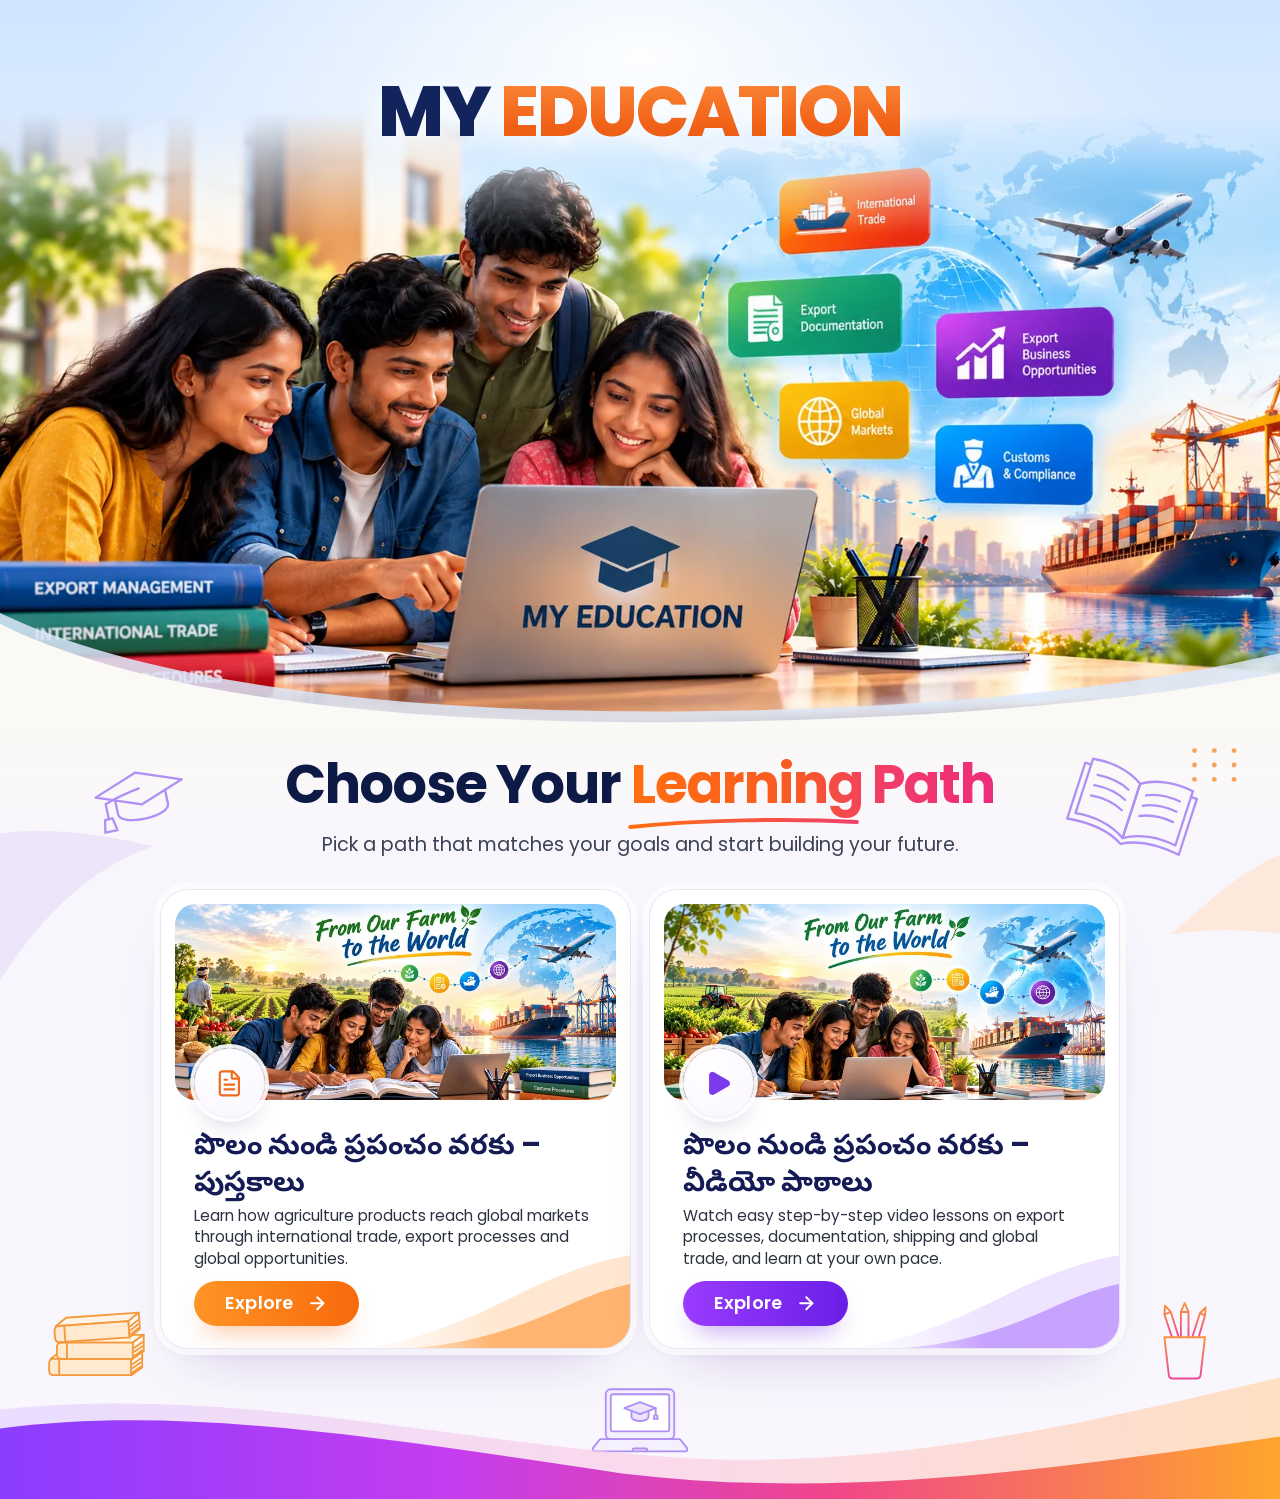
<file: index.html>
<!doctype html>
<html lang="en">
  <head>
    <meta charset="UTF-8" />
    <meta name="viewport" content="width=device-width, initial-scale=1" />
    <title>My Education</title>
    <meta
      name="description"
      content="My Education – learn how agriculture products reach global markets through international trade, export processes and global opportunities."
    />
    <meta name="theme-color" content="#13245c" />
    <link rel="icon" type="image/svg+xml" href="assets/icons/favicon.svg" />

    <!-- Styles: base -> components -> sections -->
    <link rel="stylesheet" href="css/base/fonts.css" />
    <link rel="stylesheet" href="css/base/variables.css" />
    <link rel="stylesheet" href="css/base/reset.css" />
    <link rel="stylesheet" href="css/base/base.css" />
    <link rel="stylesheet" href="css/components/button.css" />
    <link rel="stylesheet" href="css/components/logo.css" />
    <link rel="stylesheet" href="css/components/spinner.css" />
    <link rel="stylesheet" href="css/components/status-message.css" />
    <link rel="stylesheet" href="css/components/path-card.css" />
    <link rel="stylesheet" href="css/components/library.css" />
    <link rel="stylesheet" href="css/components/pdf-item.css" />
    <link rel="stylesheet" href="css/components/video-card.css" />
    <link rel="stylesheet" href="css/sections/hero.css" />
    <link rel="stylesheet" href="css/sections/learning-paths.css" />
    <link rel="stylesheet" href="css/sections/learning-paths-decor.css" />
    <link rel="stylesheet" href="css/sections/section-wave.css" />
    <link rel="stylesheet" href="css/sections/explore.css" />

    <!-- Scripts: deferred, run in this order after the page is parsed -->
    <script src="js/config.js" defer></script>
    <script src="js/utils/dom.js" defer></script>
    <script src="js/utils/routes.js" defer></script>
    <script src="js/utils/format-time.js" defer></script>
    <script src="js/utils/icons.js" defer></script>
    <script src="js/utils/header-offset.js" defer></script>
    <script src="js/services/api-client.js" defer></script>
    <script src="js/data/mock-pdfs.js" defer></script>
    <script src="js/data/mock-videos.js" defer></script>
    <script src="js/services/pdf-service.js" defer></script>
    <script src="js/services/video-service.js" defer></script>
    <script src="js/services/loop-preference.js" defer></script>
    <script src="js/components/ui.js" defer></script>
    <script src="js/components/library.js" defer></script>
    <script src="js/components/pdf-library.js" defer></script>
    <script src="js/components/video-card.js" defer></script>
    <script src="js/components/video-library.js" defer></script>
    <script src="js/pages/home.js" defer></script>
  </head>

  <body>
    <!-- ==================== Hero ==================== -->
    <header class="hero">
      <div class="hero__brand">
        <div class="logo logo--hero">
          <h1 class="logo__wordmark">
            <span class="logo__primary">MY</span> <span class="logo__accent">EDUCATION</span>
          </h1>
        </div>
      </div>

      <div class="hero__media">
        <img
          class="hero__image"
          src="assets/images/myeducationheader.webp"
          srcset="assets/images/myeducationheader-800.webp 800w, assets/images/myeducationheader.webp 1600w"
          sizes="100vw"
          width="1600"
          height="800"
          alt="Students learning export management, international trade and customs procedures together on a laptop"
          fetchpriority="high"
        />

        <svg class="hero__wave" viewBox="0 0 1440 150" preserveAspectRatio="none" aria-hidden="true" focusable="false">
          <path d="M0 0C150 84 420 132 780 128C1080 124 1300 92 1440 52V150H0Z" fill="#dbe8fb" opacity="0.85" />
          <path d="M0 14C140 96 400 146 780 142C1070 138 1290 112 1440 78V150H0Z" fill="var(--color-page)" />
        </svg>
      </div>
    </header>

    <main>
      <!-- ==================== Learning paths ==================== -->
      <section id="learning-paths" class="learning-paths learning-paths--with-wave" aria-labelledby="learning-paths-heading">
        <!-- Line-art study icons around the cards -->
        <div class="paths-decor" aria-hidden="true">
          <!-- Soft colour shapes at the left and right edges -->
          <svg class="paths-decor__blob-left" viewBox="0 0 240 240" focusable="false">
            <path d="M0 10C70 0 160 10 240 30 150 60 70 130 0 240Z" />
          </svg>
          <svg class="paths-decor__blob-right" viewBox="0 0 150 110" focusable="false">
            <path d="M150 0C110 15 60 55 0 110 50 100 110 104 150 108Z" />
          </svg>

          <!-- Graduation cap -->
          <svg class="paths-decor__line paths-decor__cap" viewBox="0 0 130 92" focusable="false">
            <path d="M8 30 65 9l57 21-57 21z" />
            <path d="M32 40v17c0 8 15 13 33 13s33-5 33-13V40" />
            <path d="M65 30c-18 3-34 7-46 11v20" />
            <path d="M14 61h10l3 16H11z" />
          </svg>

          <!-- Open book -->
          <svg class="paths-decor__line paths-decor__book" viewBox="0 0 160 118" focusable="false">
            <path d="M80 28C62 16 36 12 12 16v74c24-4 50 0 68 12z" />
            <path d="M80 28c18-12 44-16 68-12v74c-24-4-50 0-68 12z" />
            <path d="M12 24H4v76c28-4 56-2 76 10 20-12 48-14 76-10V24h-8" />
            <path d="M24 34c16-2 32 0 44 6M24 48c16-2 32 0 44 6M24 62c16-2 32 0 44 6" />
            <path d="M92 40c12-6 28-8 44-6M92 54c12-6 28-8 44-6M92 68c12-6 28-8 44-6" />
          </svg>

          <!-- Dot grid -->
          <svg class="paths-decor__dots" viewBox="0 0 64 50" focusable="false">
            <circle cx="6" cy="6" r="3.2" /><circle cx="32" cy="6" r="3.2" /><circle cx="58" cy="6" r="3.2" />
            <circle cx="6" cy="25" r="3.2" /><circle cx="32" cy="25" r="3.2" /><circle cx="58" cy="25" r="3.2" />
            <circle cx="6" cy="44" r="3.2" /><circle cx="32" cy="44" r="3.2" /><circle cx="58" cy="44" r="3.2" />
          </svg>

          <!-- Stack of three closed books, the top one tilted -->
          <svg class="paths-decor__line paths-decor__books" viewBox="2 28 132 86" focusable="false">
            <g>
              <path d="M8 91H112l14 -10H22z" fill="#fff4e6" />
              <path d="M12 91H112v21H12q-6 0-6-6v-9q0-6 6-6z" fill="#ffe9d1" />
              <path d="M112 91l14 -10v21l-14 10z" fill="#fffaf3" />
              <path d="M114 97.67l10 -7.142857142857143M114 102.92l10 -7.142857142857143M114 108.17l10 -7.142857142857143M19 91v21" />
            </g>
            <g>
              <path d="M18 70H114l14 -10H32z" fill="#fff4e6" />
              <path d="M22 70H114v21H22q-6 0-6-6v-9q0-6 6-6z" fill="#ffe9d1" />
              <path d="M114 70l14 -10v21l-14 10z" fill="#fffaf3" />
              <path d="M116 76.67l10 -7.142857142857143M116 81.92l10 -7.142857142857143M116 87.17l10 -7.142857142857143M29 70v21" />
            </g>
            <g transform="rotate(-4 14 70)">
              <path d="M16 49H110l14 -10H30z" fill="#fff4e6" />
              <path d="M20 49H110v21H20q-6 0-6-6v-9q0-6 6-6z" fill="#ffe9d1" />
              <path d="M110 49l14 -10v21l-14 10z" fill="#fffaf3" />
              <path d="M112 55.67l10 -7.142857142857143M112 60.92l10 -7.142857142857143M112 66.17l10 -7.142857142857143M27 49v21" />
            </g>
          </svg>

          <!-- Pencil cup -->
          <svg class="paths-decor__line paths-decor__pencils" viewBox="0 0 100 132" focusable="false">
            <defs>
              <linearGradient id="decor-pencil-gradient" x1="0" x2="0" y1="0" y2="1">
                <stop offset="0" stop-color="#fb923c" />
                <stop offset="1" stop-color="#ec4899" />
              </linearGradient>
            </defs>
            <g stroke="url(#decor-pencil-gradient)">
              <path d="M30 62 18 26l1-14 9 10 12 38M18 26l10-4" />
              <path d="M44 62V22l6-14 6 14v40M44 22h12" />
              <path d="M62 62 74 24l9-9-1 13-10 34M74 24l8 4" />
              <path d="M18 62h64l-7 60a6 6 0 0 1-6 5H31a6 6 0 0 1-6-5z" />
            </g>
          </svg>

          <!-- Open laptop with a graduation cap on screen -->
          <svg class="paths-decor__line paths-decor__laptop" viewBox="0 0 140 96" focusable="false">
            <rect x="22" y="6" width="96" height="70" rx="7" fill="#f5f0ff" />
            <rect x="29" y="13" width="82" height="52" rx="3" fill="#fff" />
            <path d="M14 76h112l10 12.5a3 3 0 0 1-2.5 4.5H6.5A3 3 0 0 1 4 88.5z" fill="#f5f0ff" />
            <path d="M60 93v-2.5q0-1.5 1.5-1.5h17q1.5 0 1.5 1.5V93" />
            <path d="M58 37.5v7c0 3.5 5.4 6 12 6s12-2.5 12-6v-7" fill="#ece3ff" />
            <path d="M70 24 92 32.5 70 41 48 32.5z" fill="#ece3ff" />
            <path d="M92 32.5v10M90 42.5h4l1 5h-6z" fill="#ece3ff" />
          </svg>
        </div>

        <!-- Coloured wave under the cards, until a card's list is opened -->
        <svg id="learning-paths-wave" class="section-wave" viewBox="0 0 1440 160" preserveAspectRatio="none" aria-hidden="true" focusable="false">
          <defs>
            <linearGradient id="paths-wave-back" x1="0" x2="1" y1="0" y2="0">
              <stop offset="0" stop-color="#e4d4ff" />
              <stop offset="0.5" stop-color="#fbcfe8" />
              <stop offset="1" stop-color="#ffd8b0" />
            </linearGradient>
            <linearGradient id="paths-wave-front" x1="0" x2="1" y1="0" y2="0">
              <stop offset="0" stop-color="#8b3dff" />
              <stop offset="0.35" stop-color="#c43df0" />
              <stop offset="0.65" stop-color="#f0468a" />
              <stop offset="1" stop-color="#ffa62b" />
            </linearGradient>
          </defs>
          <path d="M0 48C260 18 500 88 760 108C1000 126 1250 58 1440 8V160H0Z" fill="url(#paths-wave-back)" opacity="0.75" />
          <path d="M0 72C200 42 420 82 700 128C950 162 1200 120 1440 82V160H0Z" fill="url(#paths-wave-front)" />
        </svg>

        <div class="learning-paths__inner">
          <header class="learning-paths__header">
            <h2 id="learning-paths-heading" class="learning-paths__heading">
              Choose Your <span class="learning-paths__highlight">Learning Path</span>
            </h2>
            <p class="learning-paths__subheading">
              Pick a path that matches your goals and start building your future.
            </p>
          </header>

          <div class="learning-paths__cards">
            <!-- PDFs -->
            <article class="path-card path-card--orange" aria-labelledby="path-pdfs-title">
              <div class="path-card__content">
                <span class="path-card__icon-badge" aria-hidden="true">
                  <svg xmlns="http://www.w3.org/2000/svg" width="24" height="24" viewBox="0 0 24 24" fill="none" stroke="currentColor" stroke-width="1.8" stroke-linecap="round" stroke-linejoin="round" focusable="false">
                    <path d="M6 22a2 2 0 0 1-2-2V4a2 2 0 0 1 2-2h8a2.4 2.4 0 0 1 1.704.706l3.588 3.588A2.4 2.4 0 0 1 20 8v12a2 2 0 0 1-2 2z" />
                    <path d="M14 2v5a1 1 0 0 0 1 1h5" />
                    <path d="M10 9H8" />
                    <path d="M16 13H8" />
                    <path d="M16 17H8" />
                  </svg>
                </span>
                <h3 id="path-pdfs-title" class="path-card__title" lang="te">పొలం నుండి ప్రపంచం వరకు – పుస్తకాలు</h3>
                <p class="path-card__description">
                  Learn how agriculture products reach global markets through international trade, export
                  processes and global opportunities.
                </p>
                <button type="button" class="path-card__explore" data-explore="pdfs" aria-expanded="false" aria-controls="explore" aria-label="Explore PDFs">
                  Explore
                  <svg class="path-card__explore-arrow" xmlns="http://www.w3.org/2000/svg" width="24" height="24" viewBox="0 0 24 24" fill="none" stroke="currentColor" stroke-width="2.4" stroke-linecap="round" stroke-linejoin="round" aria-hidden="true" focusable="false">
                    <path d="M5 12h14" />
                    <path d="m12 5 7 7-7 7" />
                  </svg>
                </button>
              </div>

              <svg class="path-card__wave" viewBox="0 0 320 120" preserveAspectRatio="none" aria-hidden="true" focusable="false">
                <path d="M0 120C70 112 130 84 190 52C240 26 285 10 320 4V120Z" fill="var(--wave-light)" />
                <path d="M60 120C130 116 190 94 240 70C275 53 300 44 320 40V120Z" fill="var(--wave-deep)" />
              </svg>

              <div class="path-card__media-frame">
                <img
                  class="path-card__media"
                  src="assets/images/myeducationpdf.webp"
                  srcset="assets/images/myeducationpdf-800.webp 800w, assets/images/myeducationpdf.webp 1600w"
                  sizes="(max-width: 639px) 100vw, (max-width: 1400px) 37vw, 520px"
                  width="1600"
                  height="800"
                  alt="Students studying together with farm fields on one side and a cargo port on the other"
                  loading="lazy"
                  decoding="async"
                />
              </div>
            </article>

            <!-- Videos -->
            <article class="path-card path-card--violet" aria-labelledby="path-videos-title">
              <div class="path-card__content">
                <span class="path-card__icon-badge" aria-hidden="true">
                  <svg xmlns="http://www.w3.org/2000/svg" width="24" height="24" viewBox="0 0 24 24" fill="currentColor" stroke="currentColor" stroke-width="1.5" stroke-linecap="round" stroke-linejoin="round" focusable="false">
                    <path d="M5 5a2 2 0 0 1 3.008-1.728l11.997 6.998a2 2 0 0 1 .003 3.458l-12 7A2 2 0 0 1 5 19z" />
                  </svg>
                </span>
                <h3 id="path-videos-title" class="path-card__title" lang="te">పొలం నుండి ప్రపంచం వరకు – వీడియో పాఠాలు</h3>
                <p class="path-card__description">
                  Watch easy step-by-step video lessons on export processes, documentation, shipping and global
                  trade, and learn at your own pace.
                </p>
                <button type="button" class="path-card__explore" data-explore="videos" aria-expanded="false" aria-controls="explore" aria-label="Explore videos">
                  Explore
                  <svg class="path-card__explore-arrow" xmlns="http://www.w3.org/2000/svg" width="24" height="24" viewBox="0 0 24 24" fill="none" stroke="currentColor" stroke-width="2.4" stroke-linecap="round" stroke-linejoin="round" aria-hidden="true" focusable="false">
                    <path d="M5 12h14" />
                    <path d="m12 5 7 7-7 7" />
                  </svg>
                </button>
              </div>

              <svg class="path-card__wave" viewBox="0 0 320 120" preserveAspectRatio="none" aria-hidden="true" focusable="false">
                <path d="M0 120C70 112 130 84 190 52C240 26 285 10 320 4V120Z" fill="var(--wave-light)" />
                <path d="M60 120C130 116 190 94 240 70C275 53 300 44 320 40V120Z" fill="var(--wave-deep)" />
              </svg>

              <div class="path-card__media-frame">
                <img
                  class="path-card__media"
                  src="assets/images/myeducationvideos.webp"
                  srcset="assets/images/myeducationvideos-800.webp 800w, assets/images/myeducationvideos.webp 1600w"
                  sizes="(max-width: 639px) 100vw, (max-width: 1400px) 37vw, 520px"
                  width="1600"
                  height="800"
                  alt="Students watching a lesson on a laptop with a globe, airplane and cargo ship behind them"
                  loading="lazy"
                  decoding="async"
                />
              </div>
            </article>
          </div>

          <noscript>
            <p class="learning-paths__subheading">Turn on JavaScript to explore the PDFs and videos.</p>
          </noscript>
        </div>
      </section>

      <!-- ==================== Explore: the list a card's Explore button opened ==================== -->
      <div id="explore" class="explore" tabindex="-1" hidden>
        <div id="explore-list" class="explore__inner"></div>

        <svg class="section-wave" viewBox="0 0 1440 160" preserveAspectRatio="none" aria-hidden="true" focusable="false">
          <defs>
            <linearGradient id="explore-wave-back" x1="0" x2="1" y1="0" y2="0">
              <stop offset="0" stop-color="#e4d4ff" />
              <stop offset="0.5" stop-color="#fbcfe8" />
              <stop offset="1" stop-color="#ffd8b0" />
            </linearGradient>
            <linearGradient id="explore-wave-front" x1="0" x2="1" y1="0" y2="0">
              <stop offset="0" stop-color="#8b3dff" />
              <stop offset="0.35" stop-color="#c43df0" />
              <stop offset="0.65" stop-color="#f0468a" />
              <stop offset="1" stop-color="#ffa62b" />
            </linearGradient>
          </defs>
          <path d="M0 48C260 18 500 88 760 108C1000 126 1250 58 1440 8V160H0Z" fill="url(#explore-wave-back)" opacity="0.75" />
          <path d="M0 72C200 42 420 82 700 128C950 162 1200 120 1440 82V160H0Z" fill="url(#explore-wave-front)" />
        </svg>
      </div>
    </main>
  </body>
</html>
</file>
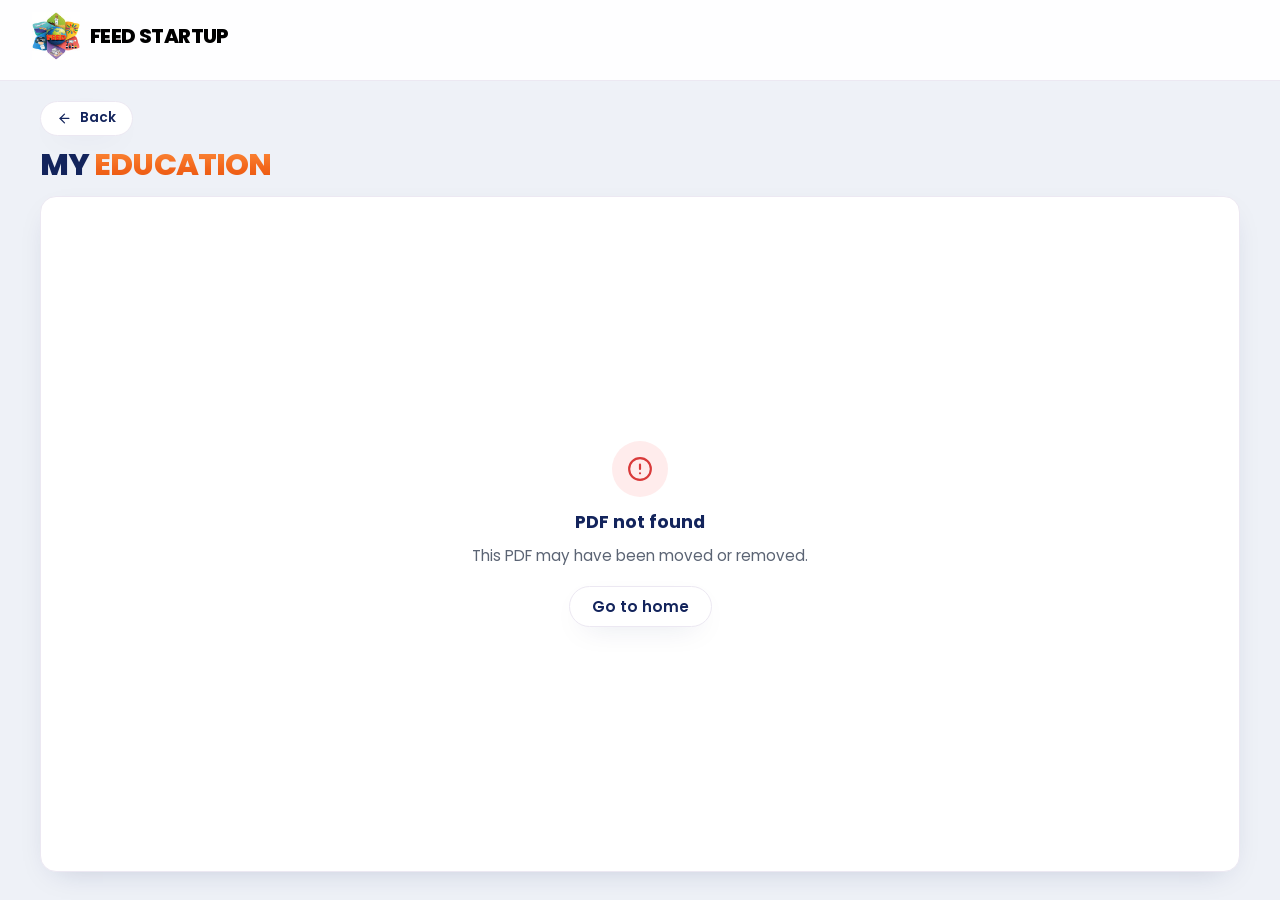
<file: pdf.html>
<!doctype html>
<html lang="en">
  <head>
    <meta charset="UTF-8" />
    <meta name="viewport" content="width=device-width, initial-scale=1" />
    <title>PDF · My Education</title>
    <meta name="description" content="Read a part of the My Education export curriculum." />
    <meta name="theme-color" content="#13245c" />
    <link rel="icon" type="image/svg+xml" href="assets/icons/favicon.svg" />

    <!-- Styles: base -> components -> page -->
    <link rel="stylesheet" href="css/base/fonts.css" />
    <link rel="stylesheet" href="css/base/variables.css" />
    <link rel="stylesheet" href="css/base/reset.css" />
    <link rel="stylesheet" href="css/base/base.css" />
    <link rel="stylesheet" href="css/components/button.css" />
    <link rel="stylesheet" href="css/components/logo.css" />
    <link rel="stylesheet" href="css/components/spinner.css" />
    <link rel="stylesheet" href="css/components/status-message.css" />
    <link rel="stylesheet" href="css/components/viewer-top-bar.css" />
    <link rel="stylesheet" href="css/pages/pdf-viewer.css" />

    <!-- Scripts: deferred, run in this order after the page is parsed -->
    <script src="js/config.js" defer></script>
    <script src="js/utils/dom.js" defer></script>
    <script src="js/utils/routes.js" defer></script>
    <script src="js/utils/icons.js" defer></script>
    <script src="js/utils/header-offset.js" defer></script>
    <script src="js/services/api-client.js" defer></script>
    <script src="js/data/mock-pdfs.js" defer></script>
    <script src="js/services/pdf-service.js" defer></script>
    <script src="js/components/ui.js" defer></script>
    <script src="js/pages/pdf-viewer.js" defer></script>
  </head>

  <body>
    <div class="pdf-page">
      <header class="top-bar">
        <div class="top-bar__brand">
          <div class="logo logo--compact">
            <img class="logo__mark" src="assets/images/feedlogo.jpg" alt="" width="160" height="160" />
            <span class="logo__wordmark">FEED STARTUP</span>
          </div>
        </div>

        <!-- Filled in once the PDF has loaded -->
        <div id="pdf-heading" class="top-bar__heading" hidden>
          <h1 id="pdf-title" class="top-bar__title"></h1>
          <p id="pdf-subtitle" class="top-bar__subtitle"></p>
        </div>
        <div id="pdf-actions" class="top-bar__actions" hidden></div>
      </header>

      <main class="pdf-page__main">
        <div class="viewer-brand">
          <a class="btn btn--secondary btn--sm" href="index.html">
            <svg xmlns="http://www.w3.org/2000/svg" width="24" height="24" viewBox="0 0 24 24" fill="none" stroke="currentColor" stroke-width="2" stroke-linecap="round" stroke-linejoin="round" aria-hidden="true" focusable="false">
              <path d="m12 19-7-7 7-7" />
              <path d="M19 12H5" />
            </svg>
            Back
          </a>
          <div class="logo logo--section">
            <span class="logo__wordmark"><span class="logo__primary">MY</span> <span class="logo__accent">EDUCATION</span></span>
          </div>
        </div>

        <div id="pdf-viewer" class="pdf-page__viewer" aria-busy="true">
          <div class="spinner" role="status">
            <span class="spinner__ring" aria-hidden="true"></span>
            <span class="visually-hidden">Loading PDF</span>
          </div>
          <noscript>
            <p class="status__message">Turn on JavaScript to view this PDF.</p>
          </noscript>
        </div>

        <!-- Previous / next part, filled in once the list has loaded -->
        <nav id="pdf-pager" class="pager" aria-label="Other parts" hidden></nav>
      </main>
    </div>
  </body>
</html>
</file>
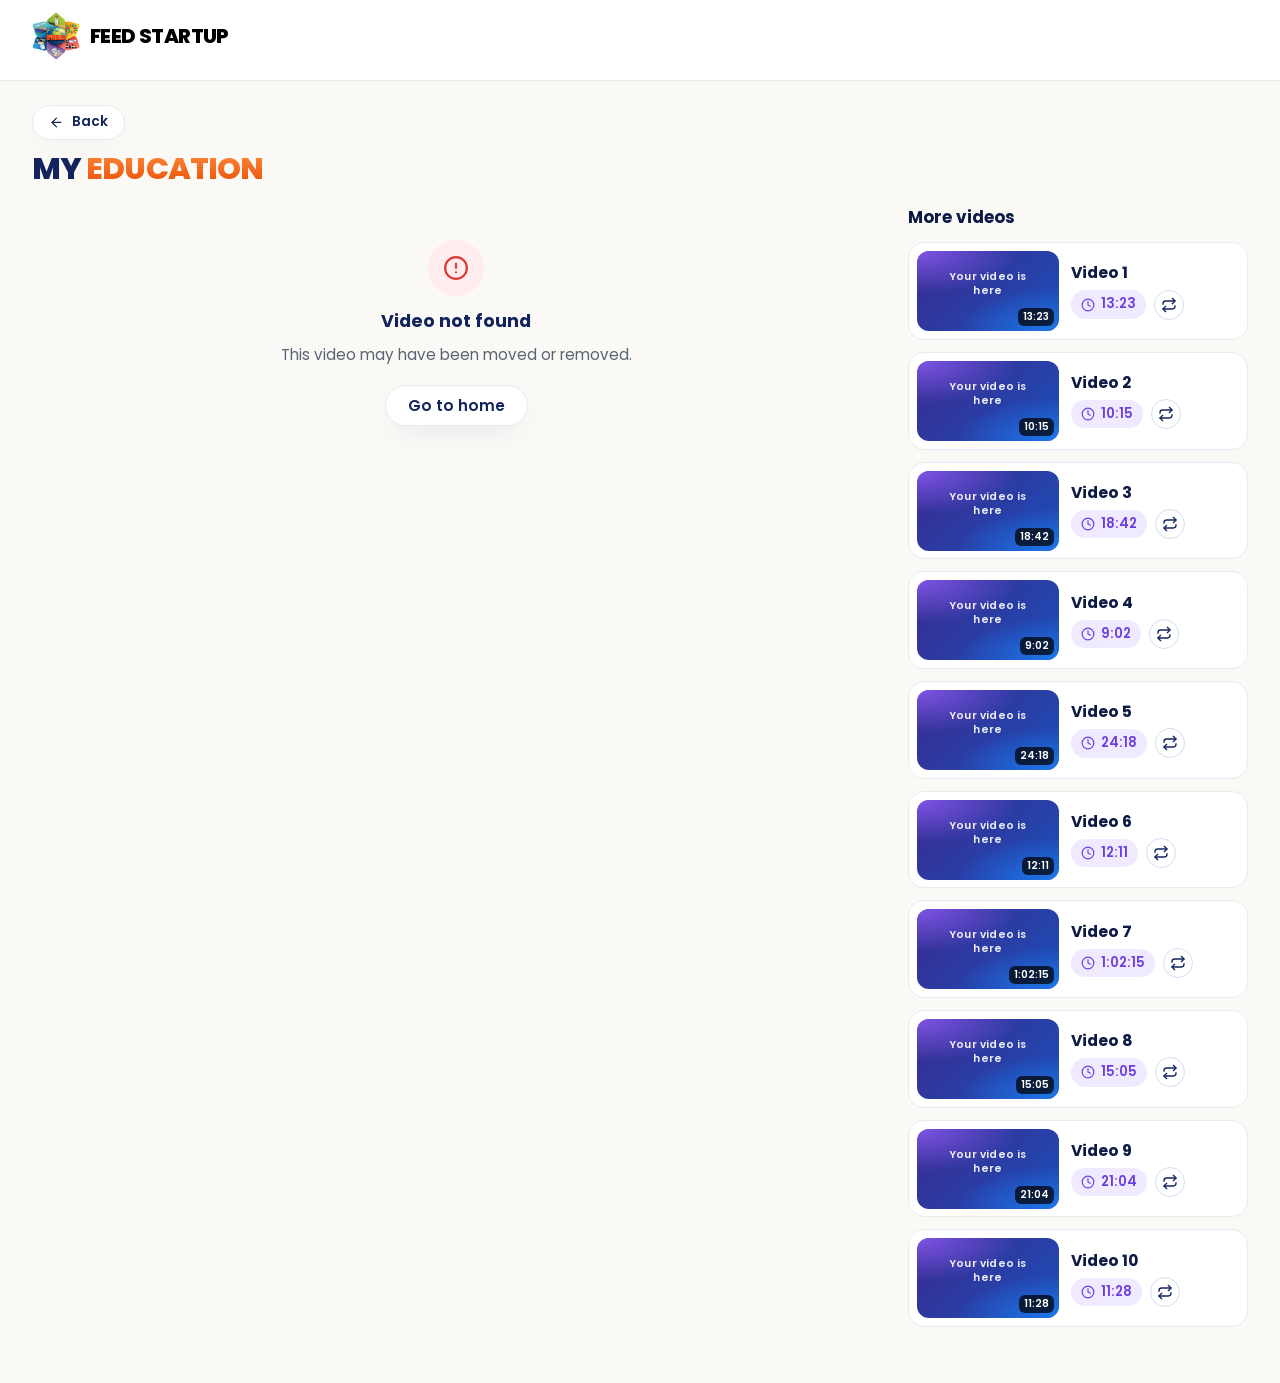
<file: video.html>
<!doctype html>
<html lang="en">
  <head>
    <meta charset="UTF-8" />
    <meta name="viewport" content="width=device-width, initial-scale=1" />
    <title>Video · My Education</title>
    <meta name="description" content="Watch a My Education video lesson on export processes and global trade." />
    <meta name="theme-color" content="#13245c" />
    <link rel="icon" type="image/svg+xml" href="assets/icons/favicon.svg" />

    <!-- Styles: base -> components -> page -->
    <link rel="stylesheet" href="css/base/fonts.css" />
    <link rel="stylesheet" href="css/base/variables.css" />
    <link rel="stylesheet" href="css/base/reset.css" />
    <link rel="stylesheet" href="css/base/base.css" />
    <link rel="stylesheet" href="css/components/button.css" />
    <link rel="stylesheet" href="css/components/logo.css" />
    <link rel="stylesheet" href="css/components/spinner.css" />
    <link rel="stylesheet" href="css/components/status-message.css" />
    <link rel="stylesheet" href="css/components/viewer-top-bar.css" />
    <link rel="stylesheet" href="css/components/video-card.css" />
    <link rel="stylesheet" href="css/components/video-player.css" />
    <link rel="stylesheet" href="css/pages/video-watch.css" />

    <!-- Scripts: deferred, run in this order after the page is parsed -->
    <script src="js/config.js" defer></script>
    <script src="js/utils/dom.js" defer></script>
    <script src="js/utils/routes.js" defer></script>
    <script src="js/utils/format-time.js" defer></script>
    <script src="js/utils/icons.js" defer></script>
    <script src="js/utils/header-offset.js" defer></script>
    <script src="js/services/api-client.js" defer></script>
    <script src="js/data/mock-videos.js" defer></script>
    <script src="js/services/video-service.js" defer></script>
    <script src="js/services/loop-preference.js" defer></script>
    <script src="js/components/ui.js" defer></script>
    <script src="js/components/video-card.js" defer></script>
    <script src="js/components/video-player.js" defer></script>
    <script src="js/pages/video-watch.js" defer></script>
  </head>

  <body>
    <div class="watch-page">
      <header class="top-bar">
        <div class="top-bar__brand">
          <div class="logo logo--compact">
            <img class="logo__mark" src="assets/images/feedlogo.jpg" alt="" width="160" height="160" />
            <span class="logo__wordmark">FEED STARTUP</span>
          </div>
        </div>
      </header>

      <main class="watch-page__layout">
        <div class="viewer-brand watch-page__brand">
          <a class="btn btn--secondary btn--sm" href="index.html">
            <svg xmlns="http://www.w3.org/2000/svg" width="24" height="24" viewBox="0 0 24 24" fill="none" stroke="currentColor" stroke-width="2" stroke-linecap="round" stroke-linejoin="round" aria-hidden="true" focusable="false">
              <path d="m12 19-7-7 7-7" />
              <path d="M19 12H5" />
            </svg>
            Back
          </a>
          <div class="logo logo--section">
            <span class="logo__wordmark"><span class="logo__primary">MY</span> <span class="logo__accent">EDUCATION</span></span>
          </div>
        </div>

        <div id="video-primary" class="watch-page__primary" aria-busy="true">
          <!-- Spinner, then the player (or an error message) -->
          <div id="video-stage">
            <div class="watch-page__player-placeholder">
              <div class="spinner" role="status">
                <span class="spinner__ring" aria-hidden="true"></span>
                <span class="visually-hidden">Loading video</span>
              </div>
            </div>
            <noscript>
              <p class="watch-page__description">Turn on JavaScript to watch this video.</p>
            </noscript>
          </div>

          <section id="video-details" class="watch-page__details" hidden>
            <p class="watch-page__eyebrow">Export Education · Video lesson</p>
            <h1 id="video-title" class="watch-page__title"></h1>
            <p id="video-description" class="watch-page__description" hidden></p>
          </section>

          <details id="video-shortcuts" class="shortcuts" hidden>
            <summary class="shortcuts__summary">
              <svg xmlns="http://www.w3.org/2000/svg" width="24" height="24" viewBox="0 0 24 24" fill="none" stroke="currentColor" stroke-width="2" stroke-linecap="round" stroke-linejoin="round" aria-hidden="true" focusable="false">
                <path d="M10 8h.01" />
                <path d="M12 12h.01" />
                <path d="M14 8h.01" />
                <path d="M16 12h.01" />
                <path d="M18 8h.01" />
                <path d="M6 8h.01" />
                <path d="M7 16h10" />
                <path d="M8 12h.01" />
                <rect width="20" height="16" x="2" y="4" rx="2" />
              </svg>
              Keyboard shortcuts
            </summary>
            <dl class="shortcuts__list">
              <div><dt>Play / pause</dt><dd><kbd>Space</kbd><kbd>K</kbd></dd></div>
              <div><dt>Back 10 seconds</dt><dd><kbd>←</kbd><kbd>J</kbd></dd></div>
              <div><dt>Forward 10 seconds</dt><dd><kbd>→</kbd><kbd>L</kbd></dd></div>
              <div><dt>Volume up / down</dt><dd><kbd>↑</kbd><kbd>↓</kbd></dd></div>
              <div><dt>Mute / unmute</dt><dd><kbd>M</kbd></dd></div>
              <div><dt>Loop on / off</dt><dd><kbd>R</kbd></dd></div>
              <div><dt>Slower / faster</dt><dd><kbd>&lt;</kbd><kbd>&gt;</kbd></dd></div>
              <div><dt>Full screen</dt><dd><kbd>F</kbd></dd></div>
              <div><dt>Picture-in-picture</dt><dd><kbd>P</kbd></dd></div>
              <div><dt>Jump to 0% – 90%</dt><dd><kbd>0 – 9</kbd></dd></div>
            </dl>
          </details>
        </div>

        <!-- The other videos, filled in once the list has loaded -->
        <aside id="more-videos" class="watch-page__sidebar" aria-labelledby="more-videos-title" hidden>
          <h2 id="more-videos-title" class="watch-page__sidebar-title">More videos</h2>
          <ul id="more-videos-list" class="watch-page__sidebar-list"></ul>
        </aside>
      </main>
    </div>
  </body>
</html>
</file>
<file: css/base/fonts.css>
/* ========================================================
   fonts.css - Self-hosted web fonts (work offline)

   Poppins for Latin text, Noto Sans Telugu for Telugu.
   A face is only downloaded when the page shows a character
   in its unicode-range. Licences: assets/fonts/OFL-*.txt
   ======================================================== */

/* ---------- Poppins ---------- */

@font-face {
  font-family: 'Poppins';
  font-style: normal;
  font-weight: 400;
  font-display: swap;
  src: url('../../assets/fonts/poppins-latin-ext-400-normal.woff2') format('woff2');
  unicode-range: U+0100-02BA, U+02BD-02C5, U+02C7-02CC, U+02CE-02D7, U+02DD-02FF, U+0304, U+0308, U+0329, U+1D00-1DBF, U+1E00-1E9F, U+1EF2-1EFF, U+2020, U+20A0-20AB, U+20AD-20C0, U+2113, U+2C60-2C7F, U+A720-A7FF;
}

@font-face {
  font-family: 'Poppins';
  font-style: normal;
  font-weight: 400;
  font-display: swap;
  src: url('../../assets/fonts/poppins-latin-400-normal.woff2') format('woff2');
  unicode-range: U+0000-00FF, U+0131, U+0152-0153, U+02BB-02BC, U+02C6, U+02DA, U+02DC, U+0304, U+0308, U+0329, U+2000-206F, U+20AC, U+2122, U+2191, U+2193, U+2212, U+2215, U+FEFF, U+FFFD;
}

@font-face {
  font-family: 'Poppins';
  font-style: normal;
  font-weight: 500;
  font-display: swap;
  src: url('../../assets/fonts/poppins-latin-ext-500-normal.woff2') format('woff2');
  unicode-range: U+0100-02BA, U+02BD-02C5, U+02C7-02CC, U+02CE-02D7, U+02DD-02FF, U+0304, U+0308, U+0329, U+1D00-1DBF, U+1E00-1E9F, U+1EF2-1EFF, U+2020, U+20A0-20AB, U+20AD-20C0, U+2113, U+2C60-2C7F, U+A720-A7FF;
}

@font-face {
  font-family: 'Poppins';
  font-style: normal;
  font-weight: 500;
  font-display: swap;
  src: url('../../assets/fonts/poppins-latin-500-normal.woff2') format('woff2');
  unicode-range: U+0000-00FF, U+0131, U+0152-0153, U+02BB-02BC, U+02C6, U+02DA, U+02DC, U+0304, U+0308, U+0329, U+2000-206F, U+20AC, U+2122, U+2191, U+2193, U+2212, U+2215, U+FEFF, U+FFFD;
}

@font-face {
  font-family: 'Poppins';
  font-style: normal;
  font-weight: 600;
  font-display: swap;
  src: url('../../assets/fonts/poppins-latin-ext-600-normal.woff2') format('woff2');
  unicode-range: U+0100-02BA, U+02BD-02C5, U+02C7-02CC, U+02CE-02D7, U+02DD-02FF, U+0304, U+0308, U+0329, U+1D00-1DBF, U+1E00-1E9F, U+1EF2-1EFF, U+2020, U+20A0-20AB, U+20AD-20C0, U+2113, U+2C60-2C7F, U+A720-A7FF;
}

@font-face {
  font-family: 'Poppins';
  font-style: normal;
  font-weight: 600;
  font-display: swap;
  src: url('../../assets/fonts/poppins-latin-600-normal.woff2') format('woff2');
  unicode-range: U+0000-00FF, U+0131, U+0152-0153, U+02BB-02BC, U+02C6, U+02DA, U+02DC, U+0304, U+0308, U+0329, U+2000-206F, U+20AC, U+2122, U+2191, U+2193, U+2212, U+2215, U+FEFF, U+FFFD;
}

@font-face {
  font-family: 'Poppins';
  font-style: normal;
  font-weight: 700;
  font-display: swap;
  src: url('../../assets/fonts/poppins-latin-ext-700-normal.woff2') format('woff2');
  unicode-range: U+0100-02BA, U+02BD-02C5, U+02C7-02CC, U+02CE-02D7, U+02DD-02FF, U+0304, U+0308, U+0329, U+1D00-1DBF, U+1E00-1E9F, U+1EF2-1EFF, U+2020, U+20A0-20AB, U+20AD-20C0, U+2113, U+2C60-2C7F, U+A720-A7FF;
}

@font-face {
  font-family: 'Poppins';
  font-style: normal;
  font-weight: 700;
  font-display: swap;
  src: url('../../assets/fonts/poppins-latin-700-normal.woff2') format('woff2');
  unicode-range: U+0000-00FF, U+0131, U+0152-0153, U+02BB-02BC, U+02C6, U+02DA, U+02DC, U+0304, U+0308, U+0329, U+2000-206F, U+20AC, U+2122, U+2191, U+2193, U+2212, U+2215, U+FEFF, U+FFFD;
}

@font-face {
  font-family: 'Poppins';
  font-style: normal;
  font-weight: 800;
  font-display: swap;
  src: url('../../assets/fonts/poppins-latin-ext-800-normal.woff2') format('woff2');
  unicode-range: U+0100-02BA, U+02BD-02C5, U+02C7-02CC, U+02CE-02D7, U+02DD-02FF, U+0304, U+0308, U+0329, U+1D00-1DBF, U+1E00-1E9F, U+1EF2-1EFF, U+2020, U+20A0-20AB, U+20AD-20C0, U+2113, U+2C60-2C7F, U+A720-A7FF;
}

@font-face {
  font-family: 'Poppins';
  font-style: normal;
  font-weight: 800;
  font-display: swap;
  src: url('../../assets/fonts/poppins-latin-800-normal.woff2') format('woff2');
  unicode-range: U+0000-00FF, U+0131, U+0152-0153, U+02BB-02BC, U+02C6, U+02DA, U+02DC, U+0304, U+0308, U+0329, U+2000-206F, U+20AC, U+2122, U+2191, U+2193, U+2212, U+2215, U+FEFF, U+FFFD;
}

/* ---------- Noto Sans Telugu ---------- */

@font-face {
  font-family: 'Noto Sans Telugu';
  font-style: normal;
  font-weight: 400;
  font-display: swap;
  src: url('../../assets/fonts/noto-sans-telugu-telugu-400-normal.woff2') format('woff2');
  unicode-range: U+0951-0952, U+0964-0965, U+0C00-0C7F, U+1CDA, U+1CF2, U+200C-200D, U+25CC;
}

@font-face {
  font-family: 'Noto Sans Telugu';
  font-style: normal;
  font-weight: 600;
  font-display: swap;
  src: url('../../assets/fonts/noto-sans-telugu-telugu-600-normal.woff2') format('woff2');
  unicode-range: U+0951-0952, U+0964-0965, U+0C00-0C7F, U+1CDA, U+1CF2, U+200C-200D, U+25CC;
}

@font-face {
  font-family: 'Noto Sans Telugu';
  font-style: normal;
  font-weight: 700;
  font-display: swap;
  src: url('../../assets/fonts/noto-sans-telugu-telugu-700-normal.woff2') format('woff2');
  unicode-range: U+0951-0952, U+0964-0965, U+0C00-0C7F, U+1CDA, U+1CF2, U+200C-200D, U+25CC;
}
</file>
<file: css/base/variables.css>
/* ========================================================
   variables.css - Design tokens shared by every page.

   Breakpoints used across the stylesheets (media queries
   cannot read custom properties, so they are listed here):
     380px   small phones
     560px   phones
     640px   large phones / two learning-path cards
     900px   small tablets
     960px   video page: player and "More videos" side by side
     1200px  laptops
     1460px  wide screens
   ======================================================== */

:root {
  /* Brand */
  --color-navy: #13245c;
  --color-navy-deep: #0d1a45;
  --color-orange: #f26419;
  --color-orange-light: #ff8a3d;
  --color-green: #2f9e44;
  --color-blue: #1e7bf2;
  --color-blue-light: #46a0ff;
  --color-purple: #6d3fe0;
  --color-purple-light: #8b5cf6;

  /* Surfaces & text */
  --color-page: #fbf9f6;
  --color-surface: #ffffff;
  --color-border: #ece8f2;
  --color-text: #1a2340;
  --color-text-muted: #5b6474;
  --color-text-subtle: #8a91a1;

  /* Accent tints */
  --tint-orange: #fff1e7;
  --tint-purple: #efeaff;
  --tint-blue: #eaf3ff;

  /* Typography */
  --font-sans: 'Poppins', 'Noto Sans Telugu', system-ui, -apple-system, 'Segoe UI', sans-serif;

  /* Shape & depth */
  --radius-sm: 10px;
  --radius-md: 16px;
  --radius-lg: 28px;
  --radius-pill: 999px;
  --shadow-card: 0 24px 60px -28px rgba(19, 36, 92, 0.28), 0 2px 8px rgba(19, 36, 92, 0.05);
  --shadow-soft: 0 10px 30px -16px rgba(19, 36, 92, 0.25);

  /* Layout */
  --container-width: 1040px;
  --gutter: clamp(16px, 4vw, 32px);
  --wave-height: clamp(60px, 10vw, 160px); /* coloured wave at a section's bottom (section-wave.css) */

  /* Full screen height: the small viewport unit keeps mobile pages from jumping when the
     browser's address bar slides away (plain vh is the fallback for older browsers). */
  --screen-height: 100vh;

  /* Motion */
  --ease-out: cubic-bezier(0.22, 1, 0.36, 1);
}

@supports (height: 100svh) {
  :root {
    --screen-height: 100svh;
  }
}
</file>
<file: css/base/base.css>
/* ========================================================
   base.css - Page-wide defaults, utilities and a11y helpers

   --site-header-height: height of a host site's fixed navbar,
   when these pages run inside one (set by that site, or
   measured by js/utils/header-offset.js); 0 otherwise.
   ======================================================== */

html {
  scroll-behavior: smooth;
  scroll-padding-top: var(--site-header-height, 0px);
}

body {
  min-height: var(--screen-height);
  font-family: var(--font-sans);
  font-size: 1rem;
  line-height: 1.55;
  color: var(--color-text);
  background: var(--color-page);
  -webkit-font-smoothing: antialiased;
  -moz-osx-font-smoothing: grayscale;
  overflow-wrap: break-word;
}

/* Safety net: nothing may push the page sideways on small screens. `clip` (unlike
   `hidden`) creates no scroll container, so the sticky top bar keeps working. */
@supports (overflow: clip) {
  body {
    overflow-x: clip;
  }
}

:focus-visible {
  outline: 3px solid var(--color-blue-light);
  outline-offset: 3px;
}

/* Hidden visually, still read by screen readers */
.visually-hidden {
  position: absolute !important;
  width: 1px;
  height: 1px;
  padding: 0;
  margin: -1px;
  overflow: hidden;
  clip: rect(0, 0, 0, 0);
  white-space: nowrap;
  border: 0;
}

@media (prefers-reduced-motion: reduce) {
  html {
    scroll-behavior: auto;
  }

  *,
  *::before,
  *::after {
    animation-duration: 0.01ms !important;
    animation-iteration-count: 1 !important;
    transition-duration: 0.01ms !important;
  }
}
</file>
<file: css/components/button.css>
/* ========================================================
   button.css - Pill buttons (links and <button>s alike)

   .btn + one variant (--primary, --secondary, --ghost)
   + one size (--md, --sm).
   ======================================================== */

.btn {
  display: inline-flex;
  align-items: center;
  justify-content: center;
  gap: 8px;
  border: 1px solid transparent;
  border-radius: var(--radius-pill);
  font-weight: 600;
  line-height: 1;
  white-space: nowrap;
  transition:
    transform 0.2s var(--ease-out),
    box-shadow 0.2s ease,
    background-color 0.2s ease;
}

.btn:disabled {
  opacity: 0.5;
  cursor: not-allowed;
  transform: none;
}

.btn svg {
  width: 1.1em;
  height: 1.1em;
  flex-shrink: 0;
}

.btn--md {
  padding: 12px 22px;
  font-size: 0.95rem;
}

.btn--sm {
  padding: 9px 16px;
  font-size: 0.85rem;
}

.btn--primary {
  background: linear-gradient(145deg, var(--color-orange-light), var(--color-orange));
  color: #fff;
  box-shadow: 0 10px 22px -12px rgba(242, 100, 25, 0.8);
}

.btn--secondary {
  background: var(--color-surface);
  color: var(--color-navy);
  border-color: var(--color-border);
  box-shadow: var(--shadow-soft);
}

.btn--ghost {
  background: transparent;
  color: var(--color-navy);
}

/* Hover effects only where there is a real pointer, so they don't stick after a tap */
@media (hover: hover) {
  .btn:hover {
    transform: translateY(-1px);
  }

  .btn--ghost:hover {
    background: rgba(19, 36, 92, 0.06);
  }
}
</file>
<file: css/components/logo.css>
/* ========================================================
   logo.css - Brand logo, in three variants

   --hero     large "MY EDUCATION" wordmark (home page)
   --section  smaller wordmark (top of the PDF / video pages)
   --compact  FEED emblem + "FEED STARTUP" (top bars)
   ======================================================== */

.logo {
  display: inline-flex;
  align-items: center;
  max-width: 100%;
}

.logo__wordmark {
  margin: 0;
  font-weight: 800;
  letter-spacing: -0.03em;
  line-height: 1;
  white-space: nowrap;
}

.logo__primary {
  color: var(--color-navy);
}

.logo__accent {
  background: linear-gradient(180deg, #ff9442 0%, #f26419 60%, #e4520e 100%);
  -webkit-background-clip: text;
  background-clip: text;
  color: transparent;
}

/* Hero: large wordmark on its own. The wordmark is ~7.5em wide, so on the narrowest
   phones (under ~310px) its minimum size shrinks with the screen to stay on one line. */
.logo--hero .logo__wordmark {
  font-size: clamp(min(2.3rem, (100vw - 2rem) / 7.6), 6.4vw, 4.4rem);
  filter: drop-shadow(0 2px 14px rgba(255, 255, 255, 0.85));
}

/* Section: wordmark at the top of the PDF and video pages */
.logo--section .logo__wordmark {
  font-size: clamp(1.4rem, 3.2vw, 1.9rem);
}

/* Compact: inline for top bars, FEED emblem then "FEED STARTUP" in black */
.logo--compact {
  gap: 10px;
}

.logo__mark {
  width: 48px;
  height: 48px;
  flex-shrink: 0;
}

.logo--compact .logo__wordmark {
  font-size: 1.25rem;
  color: #000;
}
</file>
<file: css/components/spinner.css>
/* ========================================================
   spinner.css - Loading indicator (inline or full page)
   ======================================================== */

.spinner {
  display: grid;
  place-items: center;
  padding: 40px 0;
}

.spinner--full-page {
  min-height: var(--screen-height);
  padding: 0;
}

.spinner__ring {
  width: 40px;
  height: 40px;
  border-radius: 50%;
  border: 4px solid rgba(30, 123, 242, 0.15);
  border-top-color: var(--color-orange);
  animation: spinner-rotate 0.8s linear infinite;
}

@keyframes spinner-rotate {
  to {
    transform: rotate(360deg);
  }
}
</file>
<file: css/components/status-message.css>
/* ========================================================
   status-message.css - Friendly empty / error / info state
   ======================================================== */

.status {
  display: flex;
  flex-direction: column;
  align-items: center;
  gap: 8px;
  padding: 36px 20px;
  text-align: center;
}

.status__icon {
  display: grid;
  place-items: center;
  width: 56px;
  height: 56px;
  margin-bottom: 4px;
  border-radius: 50%;
  background: var(--tint-blue);
  color: var(--color-blue);
}

.status__icon svg {
  width: 26px;
  height: 26px;
}

.status--error .status__icon {
  background: #ffecec;
  color: #d93a3a;
}

.status__title {
  font-size: 1.1rem;
  font-weight: 700;
  color: var(--color-navy);
}

.status__message {
  max-width: 44ch;
  color: var(--color-text-muted);
  font-size: 0.95rem;
}

.status__actions {
  display: flex;
  flex-wrap: wrap;
  justify-content: center;
  gap: 10px;
  margin-top: 10px;
}
</file>
<file: css/components/path-card.css>
/* ========================================================
   path-card.css - Home page learning-path card: image on
   top, text below, a soft wave in the bottom-right corner.

   Colour themes: .path-card--orange, .path-card--violet
   ======================================================== */

.path-card {
  position: relative;
  isolation: isolate;
  display: flex;
  flex-direction: column-reverse;
  padding: clamp(10px, 1.1vw, 16px);
  border-radius: clamp(24px, 2.2vw, 32px);
  background: var(--color-surface);
  border: 1px solid #ebe6f4;
  box-shadow:
    0 0 0 6px rgba(255, 255, 255, 0.7),
    0 30px 60px -34px rgba(76, 29, 149, 0.3),
    0 4px 14px rgba(19, 36, 92, 0.05);
  overflow: hidden;
}

/* ---------- Colour themes ---------- */

.path-card--orange {
  --accent: #f26a1b;
  --button-bg: linear-gradient(90deg, #ff9426 0%, #f86a0c 100%);
  --button-shadow: rgba(248, 106, 12, 0.5);
  --wave-light: #ffe7d1;
  --wave-deep: #ffb470;
}

.path-card--violet {
  --accent: #7c3aed;
  --button-bg: linear-gradient(90deg, #9a3bff 0%, #6a1fe6 100%);
  --button-shadow: rgba(106, 31, 230, 0.5);
  --wave-light: #eee4ff;
  --wave-deep: #c6a3ff;
}

/* ---------- Image ---------- */

/* A little wider than the image itself; the crop keeps the title at the top. */
.path-card__media-frame {
  position: relative;
  z-index: 1;
  aspect-ratio: 9 / 4;
  border-radius: clamp(18px, 1.6vw, 24px);
  overflow: hidden;
}

.path-card__media {
  width: 100%;
  height: 100%;
  object-fit: cover;
  object-position: 50% 25%;
}

/* ---------- Text ---------- */

.path-card__content {
  --badge-size: clamp(62px, 5.5vw, 80px);

  position: relative;
  z-index: 2;
  display: flex;
  flex: 1;
  flex-direction: column;
  align-items: flex-start;
  gap: clamp(4px, 0.45vw, 6px);
  padding: 0 clamp(10px, 1.5vw, 22px) clamp(6px, 0.6vw, 8px);
}

/* Mostly over the image, hanging a quarter below its bottom edge. */
.path-card__icon-badge {
  display: grid;
  place-items: center;
  width: var(--badge-size);
  height: var(--badge-size);
  margin: calc(var(--badge-size) * -0.74) 0 2px;
  border-radius: 50%;
  background: radial-gradient(circle at 35% 30%, #ffffff 0%, #fbf8ff 70%);
  border: 1px solid #f0ebf7;
  color: var(--accent);
  box-shadow:
    0 0 0 4px rgba(255, 255, 255, 0.9),
    0 14px 28px -14px rgba(19, 36, 92, 0.35);
}

.path-card__icon-badge svg {
  width: 42%;
  height: 42%;
}

.path-card__title {
  font-size: clamp(1.3rem, 2.2vw, 1.95rem);
  font-weight: 700;
  line-height: 1.3;
  color: #141b55;
}

.path-card__description {
  margin-bottom: clamp(4px, 0.45vw, 6px);
  font-size: clamp(0.9rem, 1.2vw, 1.06rem);
  line-height: 1.4;
  color: #2c3140;
}

/* Pushed to the bottom so the Explore buttons line up in cards of equal height. */
.path-card__explore {
  display: inline-flex;
  align-items: center;
  gap: clamp(12px, 1.1vw, 16px);
  margin-top: auto;
  padding: clamp(10px, 0.9vw, 13px) clamp(24px, 2.4vw, 35px);
  border: 0;
  border-radius: var(--radius-pill);
  background: var(--button-bg);
  color: #fff;
  font-size: clamp(1rem, 1.4vw, 1.25rem);
  font-weight: 600;
  line-height: 1.25;
  letter-spacing: 0.01em;
  box-shadow: 0 14px 26px -12px var(--button-shadow);
  transition:
    transform 0.3s var(--ease-out),
    box-shadow 0.3s ease;
}

.path-card__explore-arrow {
  width: 1.15em;
  height: 1.15em;
  transition: transform 0.4s var(--ease-out);
}

@media (hover: hover) {
  .path-card__explore:hover {
    transform: translateY(-2px);
    box-shadow: 0 18px 32px -12px var(--button-shadow);
  }

  .path-card__explore:hover .path-card__explore-arrow {
    transform: translateX(3px);
  }
}

/* Points down to the section showing this card's content */
.path-card__explore[aria-expanded='true'] .path-card__explore-arrow {
  transform: rotate(90deg);
}

/* ---------- Corner wave ---------- */

/* Fades in from the left so it reads as a soft gradient. */
.path-card__wave {
  position: absolute;
  z-index: 0;
  right: 0;
  bottom: 0;
  width: 58%;
  height: 21%;
  -webkit-mask-image: linear-gradient(90deg, transparent 0%, #000 50%);
  mask-image: linear-gradient(90deg, transparent 0%, #000 50%);
  pointer-events: none;
}
</file>
<file: css/components/library.css>
/* ========================================================
   library.css - The PDF and video lists that a learning-path
   card's Explore button opens (white panel with a header).

   .library--pdfs   orange-tinted header, numbered rows
   .library--videos violet-tinted header, video cards
   ======================================================== */

.library {
  border-radius: var(--radius-lg);
  background: var(--color-surface);
  border: 1px solid var(--color-border);
  box-shadow: var(--shadow-soft);
  overflow: hidden;
}

.library__header {
  padding: 24px clamp(18px, 3vw, 32px) 18px;
  border-bottom: 1px solid var(--color-border);
}

.library--pdfs .library__header {
  background: linear-gradient(180deg, #fff6f0 0%, #ffffff 100%);
}

.library--videos .library__header {
  background: linear-gradient(180deg, #f3f0ff 0%, #ffffff 100%);
}

.library__top-row {
  display: flex;
  align-items: center;
  justify-content: space-between;
  gap: 12px;
}

.library__eyebrow {
  font-size: 1rem;
  font-weight: 700;
  color: var(--color-navy-deep);
}

.library__badge {
  flex-shrink: 0;
  padding: 4px 12px;
  border-radius: var(--radius-pill);
  background: var(--tint-blue);
  color: var(--color-blue);
  font-size: 0.8rem;
  font-weight: 600;
  white-space: nowrap;
}

.library__title {
  margin-top: 6px;
  font-size: clamp(1.25rem, 2.6vw, 1.55rem);
  font-weight: 700;
  line-height: 1.5;
  color: var(--color-purple);
}

.library__caption {
  margin-top: 2px;
  font-size: 0.75rem;
  font-weight: 600;
  letter-spacing: 0.08em;
  text-transform: uppercase;
  color: var(--color-text-subtle);
}

/* ---------- Lists ---------- */

.pdf-list {
  margin: 0;
  padding: 6px clamp(8px, 1.5vw, 16px) 10px;
  list-style: none;
}

.pdf-list > li + li {
  border-top: 1px solid #f1eef5;
}

.video-list {
  display: flex;
  flex-direction: column;
  gap: 16px;
  margin: 0;
  padding: clamp(14px, 2.5vw, 24px);
  list-style: none;
}
</file>
<file: css/components/pdf-item.css>
/* ========================================================
   pdf-item.css - One curriculum row. The whole row is a
   link that opens the PDF viewer in a new tab.
   ======================================================== */

.pdf-item {
  display: flex;
  align-items: center;
  gap: clamp(10px, 2vw, 18px);
  padding: 14px clamp(8px, 1.5vw, 16px);
  border-radius: var(--radius-md);
  transition: background-color 0.2s ease;
}

.pdf-item__number {
  flex-shrink: 0;
  width: 1.8em;
  font-size: 1.05rem;
  font-weight: 700;
  color: var(--color-navy-deep);
  text-align: center;
}

.pdf-item__file-icon {
  position: relative;
  display: grid;
  place-items: center;
  flex-shrink: 0;
  width: 46px;
  height: 46px;
  border-radius: 12px;
  background: var(--tint-orange);
  color: var(--color-orange);
}

.pdf-item__file-icon svg {
  width: 22px;
  height: 22px;
}

.pdf-item__file-tag {
  position: absolute;
  right: -6px;
  bottom: -5px;
  padding: 1px 5px;
  border-radius: 6px;
  background: #e5484d;
  color: #fff;
  font-size: 0.56rem;
  font-weight: 700;
  letter-spacing: 0.04em;
}

.pdf-item__text {
  display: flex;
  flex: 1;
  flex-direction: column;
  min-width: 0;
}

.pdf-item__name {
  font-size: 1rem;
  font-weight: 600;
  line-height: 1.6;
  color: var(--color-text);
}

.pdf-item__part {
  font-size: 0.82rem;
  color: var(--color-text-subtle);
}

.pdf-item__action {
  display: inline-flex;
  align-items: center;
  flex-shrink: 0;
  gap: 7px;
  padding: 10px 16px;
  border-radius: var(--radius-pill);
  background: linear-gradient(145deg, var(--color-orange-light), var(--color-orange));
  color: #fff;
  font-size: 0.85rem;
  font-weight: 600;
  white-space: nowrap;
  box-shadow: 0 8px 18px -10px rgba(242, 100, 25, 0.9);
  transition: transform 0.2s var(--ease-out);
}

.pdf-item__action svg {
  width: 17px;
  height: 17px;
}

.pdf-item__external {
  opacity: 0.75;
}

@media (hover: hover) {
  .pdf-item:hover {
    background: #fff6f0;
  }

  .pdf-item:hover .pdf-item__action {
    transform: translateX(2px);
  }
}

@media (max-width: 560px) {
  .pdf-item__file-icon {
    display: none;
  }

  .pdf-item__action {
    padding: 10px 12px;
  }

  .pdf-item__external {
    display: none;
  }
}

/* Smallest phones: the eye icon alone (the row still announces "View PDF") */
@media (max-width: 380px) {
  .pdf-item__action-label {
    display: none;
  }
}
</file>
<file: css/components/video-card.css>
/* ========================================================
   video-card.css - Thumbnail with the title, description,
   length and (optionally) a Loop toggle beside it.

   The title link is stretched over the whole card, so a
   click anywhere opens the video; the Loop button sits
   above that link. .video-card--compact is the smaller
   "More videos" card on the video page.
   ======================================================== */

.video-card {
  position: relative;
  display: flex;
  align-items: center;
  gap: clamp(12px, 2.5vw, 24px);
  padding: 12px;
  border-radius: 22px;
  background: linear-gradient(105deg, #f6f3ff 0%, #ffffff 60%);
  border: 1px solid var(--color-border);
  transition:
    transform 0.25s var(--ease-out),
    box-shadow 0.25s ease;
}

.video-card:has(.video-card__link:focus-visible) {
  outline: 3px solid var(--color-blue-light);
  outline-offset: 3px;
}

/* ---------- Thumbnail ---------- */

.video-card__thumbnail {
  position: relative;
  container-type: inline-size;
  flex: 0 0 clamp(120px, 40%, 320px);
  aspect-ratio: 16 / 9;
  border-radius: 16px;
  overflow: hidden;
  background: #1b1f3b;
}

.video-card__thumbnail img {
  width: 100%;
  height: 100%;
  object-fit: cover;
}

.video-card__placeholder {
  display: grid;
  place-items: center;
  width: 100%;
  height: 100%;
  padding: 10px;
  background:
    radial-gradient(120% 90% at 0% 0%, rgba(139, 92, 246, 0.85), transparent 60%),
    radial-gradient(120% 90% at 100% 100%, rgba(30, 123, 242, 0.9), transparent 60%),
    linear-gradient(135deg, #3b2a8f, #1a4fb8);
}

.video-card__placeholder-text {
  align-self: end;
  margin-bottom: 7%;
  color: rgba(255, 255, 255, 0.92);
  font-size: clamp(0.66rem, 1.6vw, 0.92rem);
  font-weight: 600;
  letter-spacing: 0.02em;
  text-align: center;
}

.video-card__play-badge {
  position: absolute;
  top: 50%;
  left: 50%;
  display: grid;
  place-items: center;
  width: clamp(32px, 6vw, 52px);
  aspect-ratio: 1;
  border-radius: 50%;
  background: rgba(255, 255, 255, 0.92);
  color: var(--color-purple);
  box-shadow: 0 10px 24px -8px rgba(0, 0, 0, 0.45);
  transform: translate(-50%, -62%);
  transition: transform 0.25s var(--ease-out);
}

.video-card__play-badge svg {
  width: 42%;
  height: 42%;
  margin-left: 8%;
}

.video-card__duration-badge,
.video-card__loop-badge {
  position: absolute;
  display: inline-flex;
  align-items: center;
  gap: 4px;
  padding: 2px 7px;
  border-radius: 6px;
  background: rgba(0, 0, 0, 0.72);
  color: #fff;
  font-size: 0.72rem;
  font-weight: 600;
  font-variant-numeric: tabular-nums;
}

.video-card__duration-badge {
  right: 7px;
  bottom: 7px;
}

.video-card__loop-badge {
  top: 7px;
  left: 7px;
  background: rgba(30, 123, 242, 0.9);
}

.video-card__loop-badge svg {
  width: 11px;
  height: 11px;
}

/* Small thumbnails (phones, "More videos"): keep only the text and the length. */
@container (max-width: 200px) {
  .video-card__play-badge,
  .video-card__loop-badge {
    display: none;
  }

  .video-card__placeholder-text {
    align-self: center;
    max-width: 8em;
    margin: 0 0 14px;
    font-size: 0.66rem;
    line-height: 1.3;
  }

  .video-card__duration-badge {
    right: 5px;
    bottom: 5px;
    padding: 1px 5px;
    font-size: 0.64rem;
  }
}

/* ---------- Text beside the thumbnail ---------- */

.video-card__body {
  display: flex;
  flex: 1;
  flex-direction: column;
  gap: 8px;
  min-width: 0;
  padding-right: 6px;
}

.video-card__title {
  font-size: clamp(1rem, 2vw, 1.25rem);
  font-weight: 700;
  line-height: 1.35;
  color: var(--color-navy-deep);
}

/* Stretch the title link over the whole card. */
.video-card__link::after {
  content: '';
  position: absolute;
  inset: 0;
  border-radius: inherit;
}

.video-card__link:focus-visible {
  outline: none;
}

.video-card__description {
  display: -webkit-box;
  overflow: hidden;
  font-size: clamp(0.8rem, 1.6vw, 0.92rem);
  line-height: 1.5;
  color: var(--color-text-muted);
  -webkit-line-clamp: 3;
  line-clamp: 3;
  -webkit-box-orient: vertical;
}

.video-card__meta {
  display: flex;
  flex-wrap: wrap;
  align-items: center;
  gap: 8px;
}

.video-card__duration {
  display: inline-flex;
  align-items: center;
  gap: 6px;
  padding: 4px 10px;
  border-radius: var(--radius-pill);
  background: var(--tint-purple);
  color: var(--color-purple);
  font-size: 0.82rem;
  font-weight: 600;
  font-variant-numeric: tabular-nums;
}

.video-card__duration svg {
  width: 14px;
  height: 14px;
}

.video-card__actions {
  display: flex;
  flex-wrap: wrap;
  gap: 10px;
  margin-top: 2px;
}

.video-card__watch {
  display: inline-flex;
  align-items: center;
  gap: 8px;
  padding: 10px 18px;
  border-radius: var(--radius-pill);
  background: linear-gradient(145deg, var(--color-blue-light), #1565e0);
  color: #fff;
  font-size: 0.88rem;
  font-weight: 600;
  white-space: nowrap;
  box-shadow: 0 10px 20px -12px rgba(21, 101, 224, 0.9);
}

.video-card__watch svg {
  width: 15px;
  height: 15px;
}

.video-card__external {
  opacity: 0.8;
}

/* Sits above the stretched link so it can be clicked on its own. */
.video-card__loop-button {
  position: relative;
  z-index: 1;
  display: inline-flex;
  align-items: center;
  gap: 7px;
  padding: 9px 16px;
  border: 1.5px solid #d3def3;
  border-radius: var(--radius-pill);
  background: #fff;
  color: var(--color-navy);
  font-size: 0.88rem;
  font-weight: 600;
  white-space: nowrap;
  transition:
    background-color 0.2s ease,
    border-color 0.2s ease,
    color 0.2s ease;
}

.video-card__loop-button[aria-pressed='true'] {
  background: var(--color-blue);
  border-color: var(--color-blue);
  color: #fff;
}

.video-card__loop-button svg {
  width: 16px;
  height: 16px;
}

@media (hover: hover) {
  .video-card:hover {
    transform: translateY(-2px);
    box-shadow: var(--shadow-soft);
  }

  .video-card:hover .video-card__play-badge {
    transform: translate(-50%, -62%) scale(1.08);
  }

  .video-card__loop-button:hover {
    border-color: var(--color-blue-light);
    color: var(--color-blue);
  }

  .video-card__loop-button[aria-pressed='true']:hover {
    border-color: var(--color-blue);
    color: #fff;
  }
}

/* ---------- Compact variant ("More videos" on the video page) ---------- */

.video-card--compact {
  gap: 12px;
  padding: 8px;
  border-radius: 16px;
  background: var(--color-surface);
}

.video-card--compact .video-card__thumbnail {
  flex-basis: 44%;
  border-radius: 12px;
}

.video-card--compact .video-card__title {
  font-size: 0.98rem;
}

.video-card--compact .video-card__body {
  gap: 6px;
}

.video-card--compact .video-card__loop-button {
  padding: 6px;
}

/* ---------- Phones: keep the text beside the thumbnail, just smaller ---------- */

@media (max-width: 560px) {
  .video-card:not(.video-card--compact) {
    align-items: flex-start;
    gap: 12px;
    padding: 10px;
    border-radius: 18px;
  }

  .video-card:not(.video-card--compact) .video-card__thumbnail {
    border-radius: 12px;
  }

  .video-card__body {
    gap: 6px;
    padding-right: 0;
  }

  .video-card__description {
    -webkit-line-clamp: 2;
    line-clamp: 2;
  }

  .video-card__duration {
    padding: 3px 8px;
    font-size: 0.74rem;
  }

  .video-card__actions {
    gap: 6px;
  }

  .video-card__watch,
  .video-card__loop-button {
    gap: 5px;
    padding: 6px 11px;
    font-size: 0.76rem;
  }

  .video-card__watch svg,
  .video-card__loop-button svg {
    width: 13px;
    height: 13px;
  }

  .video-card__watch-extra,
  .video-card__external {
    display: none;
  }
}
</file>
<file: css/sections/hero.css>
/* ========================================================
   hero.css - Home page header: big wordmark over a soft sky
   gradient, the students photo, and a wave into the page.
   ======================================================== */

.hero {
  position: relative;
  overflow: hidden;
  background:
    radial-gradient(60% 55% at 50% 8%, rgba(255, 255, 255, 0.95), rgba(255, 255, 255, 0) 70%),
    linear-gradient(180deg, #cfe5ff 0%, #e6f1ff 38%, #fbf6ef 100%);
}

/* Starts below a host site's fixed navbar, if there is one (see header-offset.js). */
.hero__brand {
  position: relative;
  z-index: 2;
  display: flex;
  justify-content: center;
  padding: calc(var(--site-header-height, 0px) + clamp(44px, 6vw, 92px)) var(--gutter) 0;
}

/*
 * Tucked a little under the logo for a soft blend, but only so far that the
 * tallest student's head (about 5% of the page width below the photo's top)
 * stays ~24px clear of the logo at every width.
 */
.hero__media {
  position: relative;
  margin-top: calc(24px - 4.6vw);
}

.hero__image {
  width: 100%;
  height: clamp(300px, 48vw, 800px);
  object-fit: cover;
  object-position: 50% 28%;
  -webkit-mask-image: linear-gradient(to bottom, transparent 0%, #000 20%);
  mask-image: linear-gradient(to bottom, transparent 0%, #000 20%);
}

.hero__wave {
  position: absolute;
  right: 0;
  bottom: -1px;
  left: 0;
  width: 100%;
  height: clamp(40px, 9vw, 136px);
}

/* On wide screens the height cap crops the photo; crop the bottom, not the heads. */
@media (min-width: 1460px) {
  .hero__image {
    object-position: 50% 0%;
  }
}

@media (max-width: 600px) {
  .hero__image {
    object-position: 42% 40%;
  }
}
</file>
<file: css/sections/learning-paths.css>
/* ========================================================
   learning-paths.css - "Choose Your Learning Path" band

   Full-width band: soft lavender background with line-art
   decorations (learning-paths-decor.css), and the coloured
   wave at the bottom until a card is explored
   (.learning-paths--with-wave); after that the wave is at
   the bottom of the explore section.

   --content-width: the cards take ~72% of wide screens,
     never less than 960px when there is room, never more
     than 1060px.
   --bottom-space: room below the cards for the laptop
     (and the wave).
   --laptop-bottom: how far the laptop sits above the
     section's bottom edge.
   The decorations use all three.
   ======================================================== */

.learning-paths {
  --content-width: min(100% - 2 * var(--gutter), max(72vw, 960px), 1060px);
  --bottom-space: clamp(120px, 9vw, 145px);
  --laptop-bottom: clamp(16px, 1.6vw, 28px);

  position: relative;
  isolation: isolate;
  overflow: hidden;
  padding: clamp(24px, 1.8vw, 32px) 0 var(--bottom-space);
  background: linear-gradient(180deg, var(--color-page) 0%, #f8f6fd 18%, #f9f7fd 100%);
}

/* More room below the cards, with the laptop raised onto the wave */
.learning-paths--with-wave {
  --bottom-space: clamp(150px, 10.5vw, 175px);
  --laptop-bottom: clamp(30px, 3.6vw, 56px);
}

.learning-paths__inner {
  position: relative;
  z-index: 1;
  width: var(--content-width);
  margin: 0 auto;
}

.learning-paths__header {
  margin-bottom: clamp(24px, 2.3vw, 36px);
  text-align: center;
}

.learning-paths__heading {
  font-size: clamp(1.8rem, 4.2vw, 3.45rem);
  font-weight: 700;
  line-height: 1.25;
  letter-spacing: -0.02em;
  color: var(--color-navy-deep);
}

/* Orange into pink across "Learning Path" */
.learning-paths__highlight {
  position: relative;
  background: linear-gradient(90deg, #ff6f0f 0%, #f85a24 45%, #f23e66 68%, #ec2c7c 100%);
  -webkit-background-clip: text;
  background-clip: text;
  color: transparent;
  white-space: nowrap;
}

/* Hand-drawn underline beneath "Learning" */
.learning-paths__highlight::before {
  content: '';
  position: absolute;
  left: -1%;
  right: 37%;
  bottom: -0.16em;
  height: 0.26em;
  background: url("data:image/svg+xml,%3Csvg xmlns='http://www.w3.org/2000/svg' viewBox='0 0 200 14' preserveAspectRatio='none'%3E%3Cdefs%3E%3ClinearGradient id='u' x1='0' x2='1'%3E%3Cstop offset='0' stop-color='%23ff6f0f'/%3E%3Cstop offset='1' stop-color='%23ef3f6b'/%3E%3C/linearGradient%3E%3C/defs%3E%3Cpath d='M3 11C60 4 140 2 197 6' stroke='url(%23u)' stroke-width='4' fill='none' stroke-linecap='round'/%3E%3C/svg%3E")
    no-repeat center / 100% 100%;
}

.learning-paths__subheading {
  margin-top: clamp(8px, 1vw, 14px);
  font-size: clamp(0.95rem, 1.5vw, 1.35rem);
  line-height: 1.5;
  color: #3b4256;
}

/*
 * One column on phones, two side by side on wider screens. Every row is 1fr, so
 * all cards take the height of the tallest one.
 */
.learning-paths__cards {
  display: grid;
  grid-template-columns: minmax(0, 1fr);
  grid-auto-rows: 1fr;
  gap: clamp(14px, 1.4vw, 20px);
}

@media (min-width: 640px) {
  .learning-paths__cards {
    grid-template-columns: repeat(2, minmax(0, 1fr));
  }
}
</file>
<file: css/sections/learning-paths-decor.css>
/* ========================================================
   learning-paths-decor.css - Line-art study icons around the
   learning-path cards. Purely decorative.

   Fills the section behind its content. --edge is where the
   card column starts (from the section's --content-width),
   so icons sit just outside it the way the design places
   them; offsets and sizes are in vw to keep its proportions.
   --bottom-space (room left below the cards) and
   --laptop-bottom also come from the section.
   ======================================================== */

.paths-decor {
  --edge: max(var(--gutter), (100% - var(--content-width)) / 2);

  position: absolute;
  z-index: 0;
  inset: 0;
  pointer-events: none;
}

/* Icons take their height from the viewBox. */
.paths-decor > svg {
  position: absolute;
}

.paths-decor__line {
  fill: none;
  stroke: #b090f5;
  stroke-width: 3;
  stroke-linecap: round;
  stroke-linejoin: round;
}

/* ---------- Soft shapes at the edges ---------- */

.paths-decor__blob-left {
  top: clamp(60px, 7.8vw, 130px);
  left: 0;
  width: clamp(120px, 12vw, 200px);
  fill: #ede6fb;
}

.paths-decor__blob-right {
  top: clamp(80px, 10vw, 160px);
  right: 0;
  width: clamp(90px, 8.5vw, 140px);
  fill: #fde9dc;
}

/* ---------- Top corners ---------- */

.paths-decor__cap {
  top: clamp(10px, 3vw, 48px);
  left: max(8px, calc(var(--edge) - 5.4vw));
  width: clamp(70px, 7.85vw, 124px);
  transform: rotate(-12deg);
}

.paths-decor__book {
  top: clamp(20px, 2.7vw, 44px);
  right: max(8px, calc(var(--edge) - 5.8vw));
  width: clamp(80px, 9.65vw, 152px);
  transform: rotate(18deg);
}

.paths-decor__dots {
  top: clamp(10px, 1.5vw, 26px);
  right: max(8px, calc(var(--edge) - 9.3vw));
  width: clamp(44px, 3.8vw, 60px);
  fill: #f8a35c;
}

/* ---------- Beside and below the cards ---------- */

.paths-decor__books {
  bottom: calc(var(--bottom-space) - 28px);
  left: max(8px, calc(var(--edge) - 8.9vw));
  width: clamp(96px, 8vw, 128px);
  stroke: #f59a3c;
  stroke-width: 2.4;
}

.paths-decor__pencils {
  right: max(8px, calc(var(--edge) - 7.5vw));
  bottom: calc(var(--bottom-space) - 32px);
  width: clamp(56px, 4.95vw, 80px);
}

.paths-decor__laptop {
  left: 50%;
  bottom: var(--laptop-bottom);
  width: clamp(76px, 7.8vw, 120px);
  stroke-width: 2.6;
  transform: translateX(-50%);
}

/* ---------- Show the side pieces only where there is room for them ---------- */

.paths-decor__blob-left,
.paths-decor__blob-right,
.paths-decor__cap,
.paths-decor__book,
.paths-decor__dots,
.paths-decor__books,
.paths-decor__pencils {
  display: none;
}

@media (min-width: 640px) {
  .paths-decor__cap,
  .paths-decor__book {
    display: block;
  }
}

@media (min-width: 900px) {
  .paths-decor__blob-left,
  .paths-decor__blob-right {
    display: block;
  }
}

@media (min-width: 1200px) {
  .paths-decor__books,
  .paths-decor__pencils {
    display: block;
  }
}

@media (min-width: 1280px) {
  .paths-decor__dots {
    display: block;
  }
}
</file>
<file: css/sections/section-wave.css>
/* ========================================================
   section-wave.css - Purple → pink → orange wave along the
   bottom of a section. The section must be positioned and
   leave --wave-height of room at its bottom.
   ======================================================== */

.section-wave {
  position: absolute;
  right: 0;
  bottom: 0;
  left: 0;
  width: 100%;
  height: var(--wave-height);
  pointer-events: none;
}
</file>
<file: css/sections/explore.css>
/* ========================================================
   explore.css - Section below the learning-path cards that
   shows the list an Explore button opened (PDFs or videos).

   At least a screen tall, so Explore can always scroll it to
   the top of the screen (below a host site's fixed navbar),
   even while its list is still loading. The bottom padding
   keeps the list clear of the coloured wave.
   ======================================================== */

.explore {
  position: relative;
  min-height: calc(var(--screen-height) - var(--site-header-height, 0px));
  padding: clamp(28px, 4vw, 56px) 0 calc(var(--wave-height) + clamp(24px, 3vw, 48px));
  background: var(--color-page);
}

/* Focused after Explore so the keyboard continues from the list; no ring around it all. */
.explore:focus {
  outline: none;
}

/* Same width as the learning-path cards above */
.explore__inner {
  width: min(100% - 2 * var(--gutter), max(72vw, 960px), 1060px);
  margin: 0 auto;
}
</file>
<file: css/components/viewer-top-bar.css>
/* ========================================================
   viewer-top-bar.css - Sticky bar of the pages that open in
   a new tab (PDF viewer, video page, page not found), and
   the Back button + wordmark block below it.
   ======================================================== */

/* Sticks just below a host site's fixed navbar, if there is one. */
.top-bar {
  position: sticky;
  top: var(--site-header-height, 0px);
  z-index: 20;
  display: flex;
  flex-wrap: wrap;
  align-items: center;
  gap: 12px 24px;
  padding: 12px var(--gutter);
  background: rgba(255, 255, 255, 0.92);
  -webkit-backdrop-filter: blur(12px);
  backdrop-filter: blur(12px);
  border-bottom: 1px solid var(--color-border);
}

.top-bar__brand {
  flex-shrink: 0;
}

.top-bar__heading {
  flex: 1 1 240px;
  min-width: 0;
  padding-left: 24px;
  border-left: 1px solid var(--color-border);
}

.top-bar__title {
  overflow: hidden;
  font-size: 1.05rem;
  font-weight: 700;
  line-height: 1.5;
  color: var(--color-navy-deep);
  text-overflow: ellipsis;
  white-space: nowrap;
}

.top-bar__subtitle {
  font-size: 0.82rem;
  color: var(--color-text-subtle);
}

.top-bar__actions {
  display: flex;
  flex-wrap: wrap;
  gap: 10px;
  margin-left: auto;
}

/* Phones: the title moves onto its own line below the logo and buttons */
@media (max-width: 640px) {
  .top-bar__heading {
    order: 3;
    flex-basis: 100%;
    padding-left: 0;
    border-left: 0;
  }
}

/* Phones on their side: the bar scrolls away with the page instead of covering a fifth of
   the short screen (and the top of the video player). */
@media (orientation: landscape) and (max-height: 560px) {
  .top-bar {
    position: relative;
  }
}

/* ---------- Back button above the wordmark ---------- */

.viewer-brand {
  display: flex;
  flex-direction: column;
  align-items: flex-start;
  gap: 14px;
}
</file>
<file: css/pages/pdf-viewer.css>
/* ========================================================
   pdf-viewer.css - pdf.html: one PDF shown inline, with
   download / open buttons and the previous / next part.
   ======================================================== */

.pdf-page {
  display: flex;
  flex-direction: column;
  min-height: var(--screen-height);
  background: #eef1f7;
}

.pdf-page__main {
  display: flex;
  flex: 1;
  flex-direction: column;
  gap: 16px;
  width: min(100% - 2 * var(--gutter), 1200px);
  margin: 0 auto;
  padding: 20px 0 28px;
}

.pdf-page__viewer {
  display: grid;
  flex: 1;
  place-items: center;
  min-height: 70vh;
  border-radius: var(--radius-md);
  background: var(--color-surface);
  border: 1px solid var(--color-border);
  box-shadow: var(--shadow-soft);
  overflow: hidden;
}

.pdf-page__frame {
  display: grid;
  place-items: center;
  width: 100%;
  height: 100%;
  min-height: 78vh;
  border: 0;
}

/* ---------- Previous / next part ---------- */

.pager {
  display: flex;
  justify-content: space-between;
  gap: 12px;
}

.pager__link {
  display: flex;
  align-items: center;
  gap: 10px;
  min-width: 0;
  max-width: 48%;
  padding: 12px 16px;
  border-radius: var(--radius-md);
  background: var(--color-surface);
  border: 1px solid var(--color-border);
  transition: border-color 0.2s ease;
}

.pager__link > svg {
  flex-shrink: 0;
  color: var(--color-orange);
}

.pager__link > span {
  display: flex;
  flex-direction: column;
  min-width: 0;
}

.pager__link--next {
  margin-left: auto;
  text-align: right;
}

.pager__hint {
  font-size: 0.75rem;
  font-weight: 600;
  letter-spacing: 0.06em;
  text-transform: uppercase;
  color: var(--color-text-subtle);
}

.pager__title {
  overflow: hidden;
  font-size: 0.92rem;
  font-weight: 600;
  color: var(--color-navy-deep);
  text-overflow: ellipsis;
  white-space: nowrap;
}

@media (hover: hover) {
  .pager__link:hover {
    border-color: var(--color-orange-light);
  }
}

@media (max-width: 560px) {
  .pager__link {
    padding: 10px 12px;
    gap: 6px;
  }
}
</file>
<file: css/components/video-player.css>
/* ========================================================
   video-player.css - Custom HTML5 video player
   (js/components/video-player.js builds the markup)

   The player is a size container, so the controls adapt to
   the player's own width (cqw units, @container queries),
   not the screen's.
   ======================================================== */

.player {
  position: relative;
  container-type: inline-size;
  width: 100%;
  aspect-ratio: 16 / 9;
  overflow: hidden;
  border-radius: 20px;
  background: #070b1f;
  color: #fff;
  user-select: none;
  -webkit-user-select: none;
  -webkit-tap-highlight-color: transparent;
}

.player:fullscreen {
  width: 100%;
  height: 100%;
  max-height: none;
  aspect-ratio: auto;
  border-radius: 0;
}

/* Landscape phones: a 16:9 player as wide as the page would be taller than the screen.
   Cap it so the whole video and its controls fit; the video letterboxes inside. */
@media (orientation: landscape) and (max-height: 560px) {
  .player {
    max-height: calc(var(--screen-height) - 24px);
  }
}

.player--idle {
  cursor: none;
}

.player__video {
  width: 100%;
  height: 100%;
  object-fit: contain;
  background: #000;
}

/* ---------- Overlays ---------- */

.player__overlay {
  position: absolute;
  inset: 0;
  display: grid;
  place-items: center;
  padding: 24px 24px 80px;
  text-align: center;
  background:
    radial-gradient(90% 80% at 0% 0%, rgba(139, 92, 246, 0.85), transparent 60%),
    radial-gradient(90% 80% at 100% 100%, rgba(30, 123, 242, 0.85), transparent 60%),
    linear-gradient(135deg, #2c2380, #163f9c);
}

.player__overlay--on-poster {
  background: rgba(7, 11, 31, 0.55);
}

.player__overlay--error {
  z-index: 2;
  background: rgba(7, 11, 31, 0.88);
}

.player__message {
  display: flex;
  flex-direction: column;
  align-items: center;
  gap: 6px;
  max-width: 420px;
}

.player__message-icon {
  width: clamp(44px, 9cqw, 76px);
  height: clamp(44px, 9cqw, 76px);
  margin-bottom: 6px;
  opacity: 0.95;
}

.player__message-title {
  font-size: clamp(1.1rem, 3.4cqw, 1.7rem);
  font-weight: 700;
}

.player__message-text {
  font-size: clamp(0.8rem, 1.9cqw, 0.98rem);
  color: rgba(255, 255, 255, 0.8);
}

.player__overlay-button {
  margin-top: 10px;
  padding: 10px 22px;
  border: 0;
  border-radius: var(--radius-pill);
  background: #fff;
  color: var(--color-navy);
  font-weight: 600;
}

.player__center {
  position: absolute;
  inset: 0;
  display: grid;
  place-items: center;
  pointer-events: none;
}

.player__spinner {
  width: 56px;
  height: 56px;
  animation: player-spin 0.9s linear infinite;
}

@keyframes player-spin {
  to {
    transform: rotate(360deg);
  }
}

.player__big-play {
  position: absolute;
  top: 50%;
  left: 50%;
  display: grid;
  place-items: center;
  width: clamp(58px, 11cqw, 88px);
  aspect-ratio: 1;
  padding: 0;
  border: 0;
  border-radius: 50%;
  background: rgba(255, 255, 255, 0.94);
  color: var(--color-purple);
  box-shadow: 0 16px 40px -12px rgba(0, 0, 0, 0.65);
  transform: translate(-50%, -50%);
  transition: transform 0.25s var(--ease-out);
}

.player__big-play svg {
  width: 42%;
  height: 42%;
}

.player__big-play-icon {
  margin-left: 8%;
}

/* ---------- Control bar ---------- */

.player__controls {
  position: absolute;
  right: 0;
  bottom: 0;
  left: 0;
  z-index: 3;
  padding: 48px clamp(8px, 2cqw, 18px) clamp(6px, 1.4cqw, 12px);
  background: linear-gradient(
    to top,
    rgba(5, 8, 26, 0.9) 0%,
    rgba(5, 8, 26, 0.55) 50%,
    rgba(5, 8, 26, 0) 100%
  );
  transition:
    opacity 0.3s ease,
    transform 0.3s var(--ease-out);
}

.player__controls[data-visible='false'] {
  opacity: 0;
  transform: translateY(10px);
  pointer-events: none;
}

.player__bar {
  display: flex;
  align-items: center;
  justify-content: space-between;
  gap: 8px;
  margin-top: 2px;
}

.player__group {
  display: flex;
  align-items: center;
  gap: 2px;
  min-width: 0;
}

.player__button {
  position: relative;
  display: grid;
  place-items: center;
  flex-shrink: 0;
  width: 40px;
  height: 40px;
  padding: 0;
  border: 0;
  border-radius: 10px;
  background: transparent;
  color: #fff;
  transition:
    background-color 0.2s ease,
    color 0.2s ease;
}

.player__button:disabled {
  opacity: 0.45;
  cursor: not-allowed;
}

.player__button svg {
  width: 22px;
  height: 22px;
}

.player__button[aria-pressed='true'] {
  color: var(--color-blue-light);
}

.player__button[aria-pressed='true']::after {
  content: '';
  position: absolute;
  bottom: 4px;
  left: 50%;
  width: 4px;
  height: 4px;
  border-radius: 50%;
  background: currentColor;
  transform: translateX(-50%);
}

.player__skip-label {
  position: absolute;
  top: 50%;
  left: 50%;
  font-size: 0.5rem;
  font-weight: 700;
  transform: translate(-50%, -42%);
}

/* The clock is the only part of the bar that may shrink: on a narrow player a long
   time ("1:02:15 / 1:02:15") is shortened with "…" instead of pushing buttons out. */
.player__time {
  min-width: 0;
  margin-left: 6px;
  overflow: hidden;
  font-size: 0.85rem;
  font-variant-numeric: tabular-nums;
  white-space: nowrap;
  text-overflow: ellipsis;
  color: rgba(255, 255, 255, 0.92);
}

.player__group:last-child {
  flex-shrink: 0;
}

.player__time-divider {
  margin: 0 5px;
  opacity: 0.6;
}

@media (hover: hover) {
  .player__big-play:hover {
    transform: translate(-50%, -50%) scale(1.07);
  }

  .player__button:hover:not(:disabled) {
    background: rgba(255, 255, 255, 0.14);
  }
}

/* ---------- Range inputs (seek + volume) ---------- */

.player__seek,
.player__volume-slider {
  margin: 0;
  background: transparent;
  cursor: pointer;
  -webkit-appearance: none;
  appearance: none;
}

.player__seek:disabled,
.player__volume-slider:disabled {
  cursor: not-allowed;
}

.player__seek {
  display: block;
  width: 100%;
  height: 16px;
}

.player__seek::-webkit-slider-runnable-track {
  height: 5px;
  border-radius: var(--radius-pill);
  background: linear-gradient(
    to right,
    var(--color-blue-light) 0 var(--played),
    rgba(255, 255, 255, 0.5) var(--played) var(--buffered),
    rgba(255, 255, 255, 0.22) var(--buffered) 100%
  );
}

.player__seek::-moz-range-track {
  height: 5px;
  border-radius: var(--radius-pill);
  background: linear-gradient(
    to right,
    var(--color-blue-light) 0 var(--played),
    rgba(255, 255, 255, 0.5) var(--played) var(--buffered),
    rgba(255, 255, 255, 0.22) var(--buffered) 100%
  );
}

.player__seek::-webkit-slider-thumb {
  width: 14px;
  height: 14px;
  margin-top: -4.5px;
  border: 0;
  border-radius: 50%;
  background: #fff;
  box-shadow: 0 0 0 4px rgba(70, 160, 255, 0.35);
  transform: scale(0);
  transition: transform 0.15s ease;
  -webkit-appearance: none;
  appearance: none;
}

.player__seek::-moz-range-thumb {
  width: 14px;
  height: 14px;
  border: 0;
  border-radius: 50%;
  background: #fff;
  box-shadow: 0 0 0 4px rgba(70, 160, 255, 0.35);
  transform: scale(0);
  transition: transform 0.15s ease;
}

.player:hover .player__seek:not(:disabled)::-webkit-slider-thumb,
.player__seek:focus-visible::-webkit-slider-thumb {
  transform: scale(1);
}

.player:hover .player__seek:not(:disabled)::-moz-range-thumb,
.player__seek:focus-visible::-moz-range-thumb {
  transform: scale(1);
}

/* Touch screens have no hover: always show the thumb so there is something to drag */
@media (hover: none) {
  .player__seek:not(:disabled)::-webkit-slider-thumb {
    transform: scale(1);
  }

  .player__seek:not(:disabled)::-moz-range-thumb {
    transform: scale(1);
  }
}

.player__volume {
  display: flex;
  align-items: center;
}

.player__volume-slider {
  width: 0;
  height: 16px;
  opacity: 0;
  transition:
    width 0.25s var(--ease-out),
    opacity 0.2s ease,
    margin 0.25s var(--ease-out);
}

.player__volume:hover .player__volume-slider,
.player__volume:focus-within .player__volume-slider {
  width: 76px;
  margin: 0 6px 0 2px;
  opacity: 1;
}

.player__volume-slider::-webkit-slider-runnable-track {
  height: 4px;
  border-radius: var(--radius-pill);
  background: linear-gradient(
    to right,
    #fff 0 var(--level),
    rgba(255, 255, 255, 0.3) var(--level) 100%
  );
}

.player__volume-slider::-moz-range-track {
  height: 4px;
  border-radius: var(--radius-pill);
  background: linear-gradient(
    to right,
    #fff 0 var(--level),
    rgba(255, 255, 255, 0.3) var(--level) 100%
  );
}

.player__volume-slider::-webkit-slider-thumb {
  width: 12px;
  height: 12px;
  margin-top: -4px;
  border: 0;
  border-radius: 50%;
  background: #fff;
  -webkit-appearance: none;
  appearance: none;
}

.player__volume-slider::-moz-range-thumb {
  width: 12px;
  height: 12px;
  border: 0;
  border-radius: 50%;
  background: #fff;
}

/* ---------- Playback speed menu ---------- */

.player__rate-menu {
  position: relative;
}

.player__rate-button {
  width: auto;
  min-width: 46px;
  padding: 0 8px;
  font-size: 0.85rem;
  font-weight: 700;
}

.player__rate-list {
  position: absolute;
  right: 0;
  bottom: calc(100% + 10px);
  min-width: 128px;
  max-height: max(120px, calc(56.25cqw - 84px));
  margin: 0;
  padding: 6px;
  overflow-y: auto;
  list-style: none;
  border-radius: 12px;
  background: rgba(12, 17, 40, 0.97);
  border: 1px solid rgba(255, 255, 255, 0.08);
  box-shadow: 0 16px 40px -12px rgba(0, 0, 0, 0.7);
}

.player__rate-option {
  display: flex;
  align-items: center;
  justify-content: space-between;
  width: 100%;
  padding: 8px 12px;
  border: 0;
  border-radius: 8px;
  background: transparent;
  color: #fff;
  font-size: 0.88rem;
  text-align: left;
}

.player__rate-option:hover,
.player__rate-option:focus-visible {
  background: rgba(255, 255, 255, 0.1);
}

.player__rate-option[aria-checked='true'] {
  color: var(--color-blue-light);
  font-weight: 700;
}

.player__rate-option[aria-checked='true']::after {
  content: '✓';
}

/* ---------- Small players (phones) ---------- */

@container (max-width: 560px) {
  .player__button {
    width: 34px;
    height: 34px;
  }

  .player__button svg {
    width: 19px;
    height: 19px;
  }

  .player__volume:hover .player__volume-slider,
  .player__volume:focus-within .player__volume-slider {
    width: 0;
    margin: 0;
    opacity: 0;
  }

  .player__time {
    font-size: 0.72rem;
  }

  .player__rate-button {
    min-width: 40px;
    font-size: 0.76rem;
  }
}

/* Small players are short (16:9), so the "no video" / error message drops its second
   line and stays clear of the control bar. */
@container (max-width: 480px) {
  .player__overlay {
    padding: 12px 16px 64px;
  }

  .player__message-icon {
    width: 36px;
    height: 36px;
    margin-bottom: 0;
  }

  .player__message-text {
    display: none;
  }

  .player__overlay-button {
    margin-top: 6px;
    padding: 8px 18px;
    font-size: 0.85rem;
  }

  /* Every control is disabled after an error, so its message may cover them. */
  .player__overlay--error {
    z-index: 4;
    padding-bottom: 12px;
  }
}

@container (max-width: 400px) {
  .player__skip {
    display: none;
  }
}

/* Narrowest phones (player under ~320px, i.e. screens under ~350px): smaller buttons and
   no picture-in-picture button, so every control still fits on one row. */
@container (max-width: 320px) {
  .player__bar {
    gap: 4px;
  }

  .player__button {
    width: 30px;
    height: 30px;
  }

  .player__button svg {
    width: 17px;
    height: 17px;
  }

  .player__rate-button {
    min-width: 34px;
    padding: 0 4px;
  }

  .player__pip {
    display: none;
  }

  .player__time {
    margin-left: 2px;
  }

  /* The error title wraps to two lines here; the button matters more than the icon. */
  .player__overlay--error .player__message-icon {
    display: none;
  }
}
</file>
<file: css/pages/video-watch.css>
/* ========================================================
   video-watch.css - video.html: the player, the lesson's
   details and shortcuts, and "More videos" beside them
   (below them on tablets and phones).
   ======================================================== */

.watch-page {
  min-height: var(--screen-height);
  background: var(--color-page);
}

.watch-page__layout {
  display: grid;
  grid-template-columns: minmax(0, 1fr) 340px;
  align-items: start;
  gap: 28px;
  width: min(100% - 2 * var(--gutter), 1280px);
  margin: 0 auto;
  padding: 24px 0 56px;
}

/* Spans both columns, above the player and "More videos" */
.watch-page__brand {
  grid-column: 1 / -1;
  margin-bottom: -8px;
}

.watch-page__primary {
  min-width: 0;
}

.watch-page__player-placeholder {
  display: grid;
  place-items: center;
  aspect-ratio: 16 / 9;
  border-radius: 20px;
  background: #e8ebf5;
}

/* ---------- Lesson details ---------- */

.watch-page__details {
  margin-top: 20px;
}

.watch-page__eyebrow {
  font-size: 0.78rem;
  font-weight: 600;
  letter-spacing: 0.06em;
  text-transform: uppercase;
  color: var(--color-purple);
}

.watch-page__title {
  margin-top: 4px;
  font-size: clamp(1.35rem, 2.8vw, 1.8rem);
  font-weight: 700;
  line-height: 1.4;
  color: var(--color-navy-deep);
}

.watch-page__description {
  margin-top: 10px;
  color: var(--color-text-muted);
  white-space: pre-line;
}

/* ---------- Keyboard shortcuts ---------- */

.shortcuts {
  margin-top: 22px;
  border-radius: var(--radius-md);
  background: var(--color-surface);
  border: 1px solid var(--color-border);
}

.shortcuts__summary {
  display: flex;
  align-items: center;
  gap: 10px;
  padding: 14px 18px;
  font-weight: 600;
  color: var(--color-navy);
  cursor: pointer;
}

.shortcuts__summary svg {
  width: 20px;
  height: 20px;
  flex-shrink: 0;
  color: var(--color-purple);
}

.shortcuts__list {
  display: grid;
  grid-template-columns: repeat(auto-fill, minmax(min(230px, 100%), 1fr));
  gap: 10px 28px;
  margin: 0;
  padding: 4px 18px 18px;
}

.shortcuts__list > div {
  display: flex;
  align-items: center;
  justify-content: space-between;
  gap: 12px;
  font-size: 0.88rem;
}

.shortcuts__list dt {
  color: var(--color-text-muted);
}

.shortcuts__list dd {
  display: flex;
  flex-shrink: 0;
  gap: 4px;
  margin: 0;
}

.shortcuts__list kbd {
  min-width: 26px;
  padding: 2px 8px;
  border: 1px solid #dde2ee;
  border-bottom-width: 2px;
  border-radius: 6px;
  background: #f5f6fb;
  font-family: inherit;
  font-size: 0.78rem;
  font-weight: 600;
  text-align: center;
  color: var(--color-navy);
}

/* ---------- More videos ---------- */

.watch-page__sidebar-title {
  margin-bottom: 12px;
  font-size: 1.05rem;
  font-weight: 700;
  color: var(--color-navy-deep);
}

.watch-page__sidebar-list {
  display: flex;
  flex-direction: column;
  gap: 12px;
  margin: 0;
  padding: 0;
  list-style: none;
}

/* Tablets and phones: one column, "More videos" below the lesson */
@media (max-width: 960px) {
  .watch-page__layout {
    grid-template-columns: minmax(0, 1fr);
  }
}
</file>
